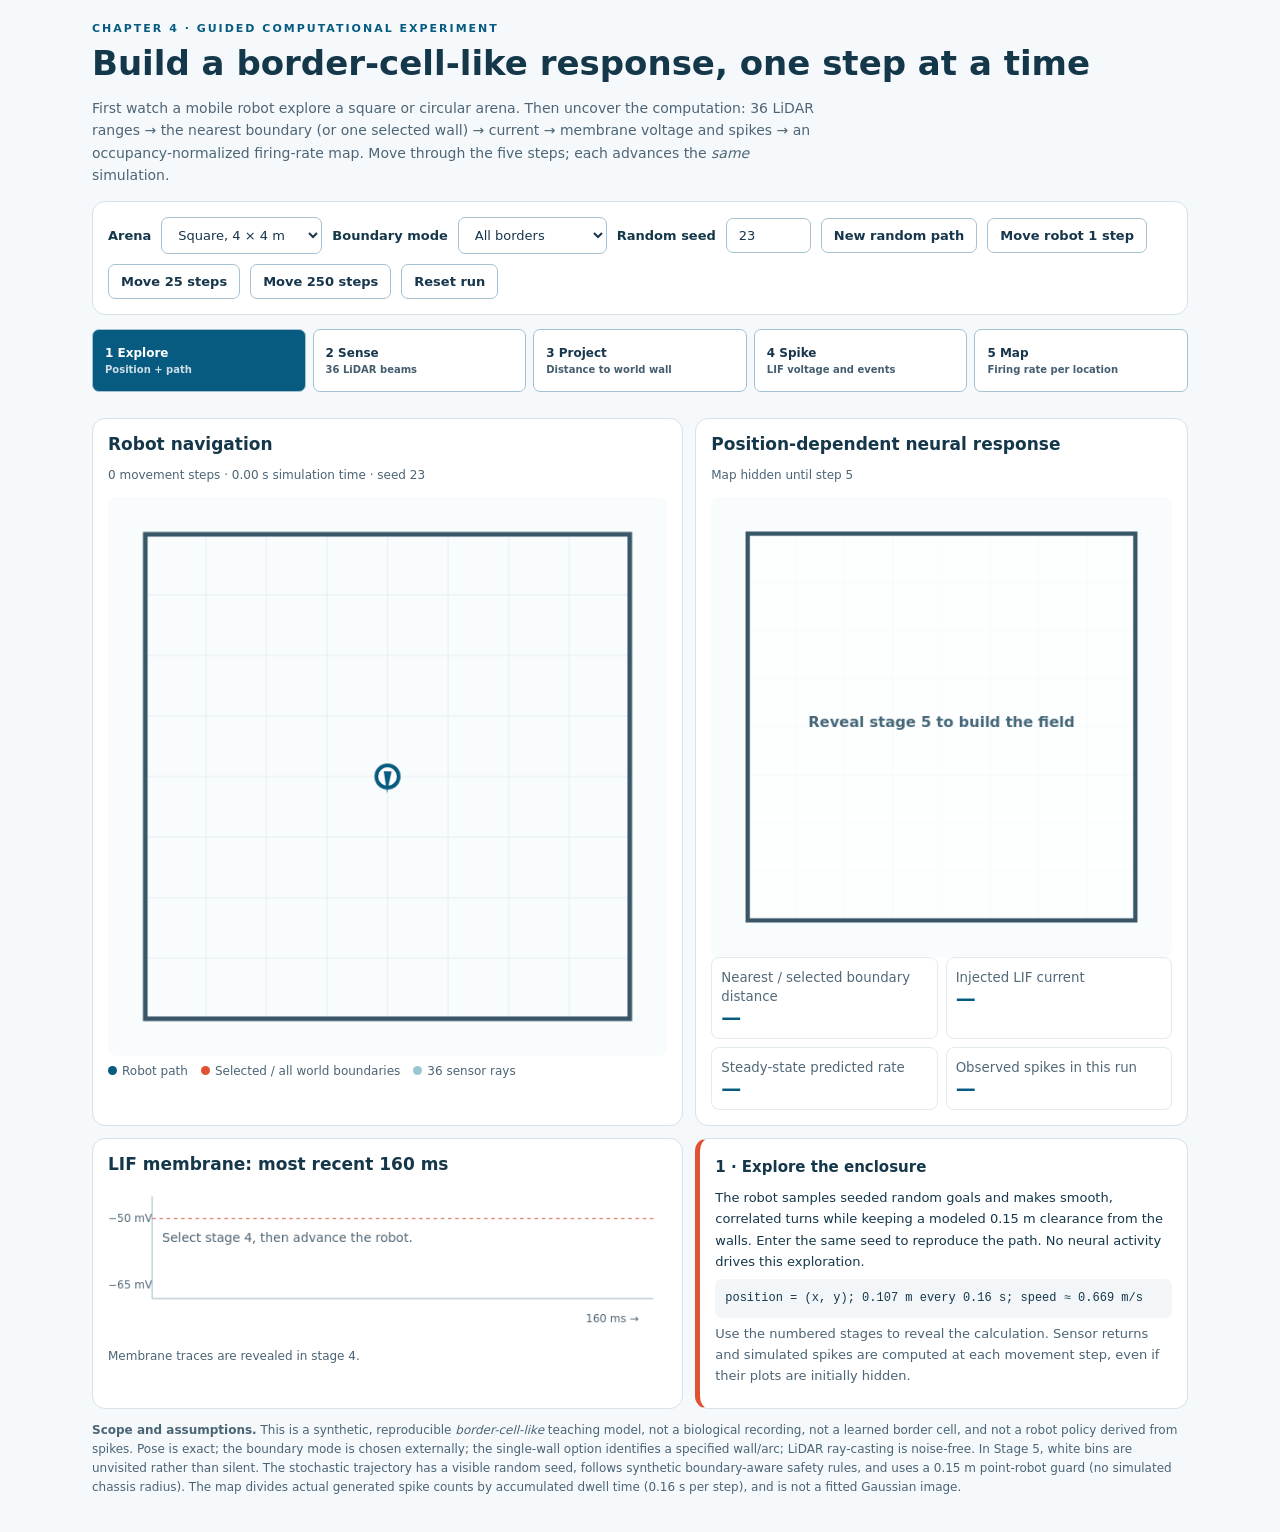
<file: assets/border-cell-guided.html>
<!doctype html>
<html lang="en"><head><meta charset="utf-8"><meta name="viewport" content="width=device-width,initial-scale=1">
<title>Build a Border Cell, One Step at a Time</title>
<style>
:root{font-family:system-ui,-apple-system,"Segoe UI",sans-serif;color:#15374a;background:#f5f9fc;--navy:#17364c;--blue:#075b80;--orange:#e05232}
*{box-sizing:border-box}body{margin:0}main{max-width:1140px;margin:auto;padding:22px}h1{font-size:clamp(23px,3vw,34px);margin:8px 0}h2{font-size:17px;margin:0 0 6px}.sub{color:#4e6575;max-width:82ch;line-height:1.6;font-size:14px}.badge{font-size:11px;text-transform:uppercase;letter-spacing:2px;font-weight:800;color:var(--blue)}
.controls,.card,.explain{border-radius:13px;background:white;border:1px solid #d6e1e8;padding:15px;margin-top:12px}.controls{display:flex;gap:10px;align-items:center;flex-wrap:wrap}.controls [hidden]{display:none!important}.controls label{font-weight:650;font-size:13px}.controls select{min-width:115px}button,select,input{padding:9px 12px;border:1px solid #a5c1d2;border-radius:7px;color:var(--navy);background:white;font:inherit;font-size:13px}#seed{width:85px}button{cursor:pointer;font-weight:650}button:hover{background:#eaf3f7}button:focus-visible,select:focus-visible{outline:3px solid #d38f52;outline-offset:2px}.primary{background:var(--blue);color:white}.grid{display:grid;grid-template-columns:minmax(0,1.2fr) minmax(290px,1fr);gap:12px}.steps{display:grid;grid-template-columns:repeat(5,minmax(0,1fr));gap:7px;margin:14px 0}.steps button{min-height:63px;text-align:left;font-size:12px}.steps button[aria-current="step"]{background:var(--blue);color:white}.steps small{display:block;opacity:.8;margin-top:4px}.arena{display:block;width:100%;aspect-ratio:1;background:#fbfdff;border-radius:8px}.trace{display:block;width:100%;height:155px}.metric{display:grid;grid-template-columns:repeat(2,minmax(0,1fr));gap:8px}.metric div{border:1px solid #e2ebef;border-radius:8px;padding:9px}.metric strong{display:block;font-size:20px;color:var(--blue);font-variant-numeric:tabular-nums}.metric small{color:#526979}.explain{border-left:5px solid var(--orange);line-height:1.65}.explain strong{font-size:15px}.explain p{font-size:13px;margin:6px 0}.equation{font-family:ui-monospace,SFMono-Regular,monospace;font-size:12px;overflow-wrap:anywhere;background:#f2f6f9;padding:10px;border-radius:7px}canvas{touch-action:manipulation}.note{font-size:12px;color:#4b6475;line-height:1.6}.legend{font-size:12px;color:#4b6475;display:flex;gap:13px;flex-wrap:wrap;margin-top:8px}.legend span:before{content:"";display:inline-block;width:9px;height:9px;background:var(--blue);border-radius:99px;margin-right:5px}.legend span:nth-child(2):before{background:var(--orange)}.legend span:nth-child(3):before{background:#9ac5d5}@media(max-width:780px){.grid{grid-template-columns:1fr}.steps{grid-template-columns:repeat(2,1fr)}main{padding:11px}.metric strong{font-size:17px}}
</style></head><body><main>
<div class="badge">Chapter 4 · Guided computational experiment</div>
<h1>Build a border-cell-like response, one step at a time</h1>
<p class="sub">First watch a mobile robot explore a square or circular arena. Then uncover the computation: 36 LiDAR ranges → the nearest boundary (or one selected wall) → current → membrane voltage and spikes → an occupancy-normalized firing-rate map. Move through the five steps; each advances the <em>same</em> simulation.</p>
<div class="controls"><label for="shape">Arena</label><select id="shape"><option value="square">Square, 4 × 4 m</option><option value="circle">Circle, radius 2 m</option></select><label for="mode">Boundary mode</label><select id="mode"><option value="all">All borders</option><option value="single">Single wall / arc</option></select><span id="wallPicker" hidden><label for="wall">Target boundary</label> <select id="wall"><option value="north">North</option><option value="east">East</option><option value="south">South</option><option value="west">West</option></select></span><label for="seed">Random seed</label><input id="seed" type="number" min="1" max="999999" step="1" value="23"/><button id="newPath">New random path</button><button id="advance">Move robot 1 step</button><button id="explore">Move 25 steps</button><button id="longExplore">Move 250 steps</button><button id="reset">Reset run</button></div>
<nav class="steps" aria-label="Build the model in five steps">
<button data-stage="1" aria-current="step"><b>1 Explore</b><small>Position + path</small></button>
<button data-stage="2"><b>2 Sense</b><small>36 LiDAR beams</small></button>
<button data-stage="3"><b>3 Project</b><small>Distance to world wall</small></button>
<button data-stage="4"><b>4 Spike</b><small>LIF voltage and events</small></button>
<button data-stage="5"><b>5 Map</b><small>Firing rate per location</small></button></nav>
<div class="grid">
<section class="card"><h2>Robot navigation</h2><p class="note" id="status" aria-live="polite"></p><canvas class="arena" id="arena" width="600" height="600" role="img" aria-label="Overhead robot trajectory with progressively revealed rays and selected boundary"></canvas><div class="legend"><span>Robot path</span><span>Selected / all world boundaries</span><span>36 sensor rays</span></div></section>
<section class="card"><h2>Position-dependent neural response</h2><p class="note" id="mapStatus"></p><canvas class="arena" id="map" width="500" height="500" role="img" aria-label="Observed occupancy-normalized LIF firing rates"></canvas><div class="metric">
<div><small>Nearest / selected boundary distance</small><strong id="d">—</strong></div><div><small>Injected LIF current</small><strong id="i">—</strong></div>
<div><small>Steady-state predicted rate</small><strong id="hz">—</strong></div><div><small>Observed spikes in this run</small><strong id="spikes">—</strong></div></div></section>
</div>
<div class="grid">
<section class="card"><h2>LIF membrane: most recent 160 ms</h2><canvas id="voltage" width="620" height="170" class="trace" role="img" aria-label="Numerical LIF voltage traces and spike events"></canvas><p class="note" id="traceStatus"></p></section>
<section class="explain"><strong id="exTitle">1 · Explore the enclosure</strong><p id="exBody">Advance the robot. Its location and heading define the sensor pose; no neural field has been computed yet.</p><div class="equation" id="exFormula">position = (x, y), heading = θ</div><p class="note">Use the numbered stages to reveal the calculation. Sensor returns and simulated spikes are computed at each movement step, even if their plots are initially hidden.</p></section>
</div>
<p class="note"><b>Scope and assumptions.</b> This is a synthetic, reproducible <em>border-cell-like</em> teaching model, not a biological recording, not a learned border cell, and not a robot policy derived from spikes. Pose is exact; the boundary mode is chosen externally; the single-wall option identifies a specified wall/arc; LiDAR ray-casting is noise-free. In Stage 5, white bins are unvisited rather than silent. The stochastic trajectory has a visible random seed, follows synthetic boundary-aware safety rules, and uses a 0.15 m point-robot guard (no simulated chassis radius). The map divides actual generated spike counts by accumulated dwell time (0.16 s per step), and is not a fitted Gaussian image.</p>
</main><script src="border-cell-model.js"></script><script>
(()=>{
'use strict';const M=window.BorderCellModel, get=id=>document.getElementById(id),A=get('arena'),C=A.getContext('2d'),H=get('map'),Q=H.getContext('2d'),V=get('voltage'),T=V.getContext('2d');
const N=25,DT=.16;let s;
const desc=[
['1 · Explore the enclosure','The robot samples seeded random goals and makes smooth, correlated turns while keeping a modeled 0.15 m clearance from the walls. Enter the same seed to reproduce the path. No neural activity drives this exploration.','position = (x, y); 0.107 m every 0.16 s; speed ≈ 0.669 m/s'],
['2 · Sense the walls','A 360° LiDAR takes 36 measurements spaced at 10°. Every beam is body-relative: its direction rotates when the robot turns.','αₖ = (k − 18) × 10°; k = 0,…,35'],
['3 · Estimate enclosing boundary distance','Use the robot pose to project valid LiDAR returns into the world frame. In all-border mode, take the estimated distance to the nearest enclosing wall or full circular perimeter; single mode isolates one wall/arc.','pʷₖ = (x,y) + dₖ (cos(θ+αₖ), sin(θ+αₖ))'],
['4 · Generate LIF spikes','The chosen boundary distance drives a leaky integrate-and-fire neuron. Nearer boundaries yield larger current; the neuron integrates voltage, fires at −50 mV, resets to −65 mV, and remains refractory for 2 ms.','I = 100 + 180 exp[−d²/(2 × 0.55²)] pA'],
['5 · Assemble the firing map','For each visited spatial bin, add emitted spikes and dwell time. Rate is their ratio in Hz, so repeated passes refine the estimate. The firing field is a readout, not synaptic learning.','observed rate(bin) = Σ spikes(bin) / Σ seconds(bin)']];
function init(){const shape=get('shape').value,wall=get('wall').value,mode=get('mode').value;get('wallPicker').hidden=mode!=='single';const seed=Math.max(1,Math.min(999999,Math.trunc(Number(get('seed').value)||23)));get('seed').value=String(seed);const explorer=M.createExplorer(shape,seed);s={shape,wall,mode,seed,explorer,step:0,p:{x:explorer.x,y:explorer.y,heading:explorer.heading},path:[[explorer.x,explorer.y]],neuron:M.newLIF(),counts:new Float64Array(N*N),occ:new Float64Array(N*N),total:0,lastSpikes:0,trace:[],scan:[],distance:NaN,current:0,stage:1};scan();stage(1)}
function scan(){s.scan=M.scan(s.shape,s.p.x,s.p.y,s.p.heading);s.distance=M.estimateBoundaryDistance(s.shape,s.mode,s.wall,s.p.x,s.p.y,s.scan);s.current=M.wallCurrent(s.distance)}
function move(){s.p=M.exploreStep(s.explorer);const p=s.p;s.path.push([p.x,p.y]);scan();s.trace=[];const cnt=Number.isFinite(s.distance)?M.stepLIF(s.neuron,s.current,DT,.001,(v,fired,time)=>s.trace.push({v,fired,time})):0;s.lastSpikes=cnt;s.total+=cnt;s.step++;if(Number.isFinite(s.distance)){const ix=Math.max(0,Math.min(N-1,Math.floor((p.x+2)/4*N))),iy=Math.max(0,Math.min(N-1,Math.floor((2-p.y)/4*N))),j=iy*N+ix;s.occ[j]+=DT;s.counts[j]+=cnt;}}
function stage(n){s.stage=n;document.querySelectorAll('[data-stage]').forEach(b=>{if(+b.dataset.stage===n)b.setAttribute('aria-current','step');else b.removeAttribute('aria-current')});get('exTitle').textContent=desc[n-1][0];get('exBody').textContent=desc[n-1][1];get('exFormula').textContent=desc[n-1][2];render();}
const box=(cv,x,y,pad)=>[pad+(x+2)/4*(cv.width-2*pad),pad+(2-y)/4*(cv.height-2*pad)];
function bg(ctx,cv){ctx.fillStyle='#f9fcfd';ctx.fillRect(0,0,cv.width,cv.height);ctx.lineWidth=1;ctx.strokeStyle='#e4edf1';for(let j=0;j<=8;j++){const z=40+j*(cv.width-80)/8;ctx.beginPath();ctx.moveTo(z,40);ctx.lineTo(z,cv.height-40);ctx.moveTo(40,z);ctx.lineTo(cv.width-40,z);ctx.stroke()}}
function border(ctx,cv){const k=40,r=(cv.width-80)/2;ctx.beginPath();ctx.lineWidth=5;ctx.strokeStyle='#395669';if(s.shape==='square')ctx.rect(k,k,2*r,2*r);else ctx.arc(cv.width/2,cv.height/2,r,0,7);ctx.stroke();if(s.stage<3)return;ctx.beginPath();ctx.lineWidth=11;ctx.strokeStyle='#e05232';ctx.lineCap='round';const w=s.mode==='all'?'all':s.wall;if(w==='all'){if(s.shape==='square')ctx.rect(k,k,2*r,2*r);else ctx.arc(cv.width/2,cv.height/2,r,0,Math.PI*2)}else if(s.shape==='square'){if(w==='north'){ctx.moveTo(k,k);ctx.lineTo(cv.width-k,k)}if(w==='south'){ctx.moveTo(k,cv.height-k);ctx.lineTo(cv.width-k,cv.height-k)}if(w==='west'){ctx.moveTo(k,k);ctx.lineTo(k,cv.height-k)}if(w==='east'){ctx.moveTo(cv.width-k,k);ctx.lineTo(cv.width-k,cv.height-k)}}else{const z=M.WALL_ANGLES[w];ctx.arc(cv.width/2,cv.height/2,r,-z-Math.PI/4,-z+Math.PI/4)}ctx.stroke();ctx.lineCap='butt'}
function drawArena(){bg(C,A);if(s.stage>=2){for(const ray of s.scan){if(!ray.valid)continue;const a=box(A,s.p.x,s.p.y,40),b=box(A,ray.wx,ray.wy,40);C.strokeStyle='rgba(70,142,170,.3)';C.lineWidth=1.5;C.beginPath();C.moveTo(...a);C.lineTo(...b);C.stroke()}}border(C,A);C.lineWidth=3;C.strokeStyle='#075b80';C.beginPath();s.path.forEach(([x,y],j)=>{const q=box(A,x,y,40);if(j)C.lineTo(...q);else C.moveTo(...q)});C.stroke();const [x,y]=box(A,s.p.x,s.p.y,40);C.beginPath();C.arc(x,y,12,0,7);C.fillStyle='white';C.fill();C.lineWidth=4;C.strokeStyle='#075b80';C.stroke();C.beginPath();C.moveTo(x+18*Math.cos(s.p.heading),y-18*Math.sin(s.p.heading));C.lineTo(x+7*Math.cos(s.p.heading+2.5),y-7*Math.sin(s.p.heading+2.5));C.lineTo(x+7*Math.cos(s.p.heading-2.5),y-7*Math.sin(s.p.heading-2.5));C.closePath();C.fillStyle='#075b80';C.fill();get('status').textContent=s.step+' movement steps · '+(s.step*DT).toFixed(2)+' s simulation time · seed '+s.seed;}
function color(rate){const t=Math.max(0,Math.min(1,rate/65));return 'rgb('+Math.round(250-100*t)+','+Math.round(240-201*t)+','+Math.round(231-166*t)+')'}
function map(){bg(Q,H);if(s.stage===5){const size=(H.width-80)/N;for(let y=0;y<N;y++)for(let x=0;x<N;x++){const wx=-2+(x+.5)*4/N,wy=2-(y+.5)*4/N;if(!M.inside(wx,wy,s.shape))continue;const j=y*N+x;Q.fillStyle=s.occ[j]>0?color(s.counts[j]/s.occ[j]):'#fff';Q.fillRect(40+x*size+.35,40+y*size+.35,size-.7,size-.7)}}border(Q,H);get('mapStatus').textContent=s.stage===5?'Observed rates (Hz); white = no visits':'Map hidden until step 5';if(s.stage<5){Q.fillStyle='rgba(255,255,255,.75)';Q.fillRect(42,42,H.width-84,H.height-84);Q.font='bold 16px system-ui';Q.fillStyle='#456779';Q.textAlign='center';Q.fillText('Reveal stage 5 to build the field',H.width/2,H.height/2);Q.textAlign='left'}}
function trace(){T.fillStyle='#fff';T.fillRect(0,0,V.width,V.height);const left=49,right=V.width-15,top=18,bottom=130;T.strokeStyle='#97b1c0';T.beginPath();T.moveTo(left,top);T.lineTo(left,bottom);T.lineTo(right,bottom);T.stroke();const yy=v=>bottom-(v+.068)/.023*(bottom-top);T.setLineDash([4,4]);T.strokeStyle='#d14b35';T.beginPath();T.moveTo(left,yy(-.05));T.lineTo(right,yy(-.05));T.stroke();T.setLineDash([]);T.font='12px system-ui';T.fillStyle='#506675';T.fillText('−50 mV',0,yy(-.05)+4);T.fillText('−65 mV',0,yy(-.065)+4);T.fillText('160 ms →',right-75,156);if(s.stage>=4&&s.trace.length){T.strokeStyle='#075b80';T.lineWidth=2;T.beginPath();s.trace.forEach((v,j)=>{const x=left+v.time/.16*(right-left),y=yy(v.v);if(j)T.lineTo(x,y);else T.moveTo(x,y);if(v.fired){T.stroke();T.fillStyle='#e05232';T.fillRect(x-1,yy(-.05)-14,2,13);T.beginPath();T.moveTo(x,y)}});T.stroke()}else{T.fillStyle='#506675';T.font='14px system-ui';T.fillText('Select stage 4, then advance the robot.',60,68)}get('traceStatus').textContent=s.stage>=4?s.lastSpikes+' spikes in the last 160 ms; numerical voltage integration at 1 ms resolution.':'Membrane traces are revealed in stage 4.'}
function render(){drawArena();map();trace();get('d').textContent=s.stage>=3&&Number.isFinite(s.distance)?s.distance.toFixed(2)+' m':'—';get('i').textContent=s.stage>=4?(s.current*1e12).toFixed(1)+' pA':'—';get('hz').textContent=s.stage>=4?M.lifRate(s.current).toFixed(1)+' Hz':'—';get('spikes').textContent=s.stage>=4?String(s.total):'—'}
get('advance').addEventListener('click',()=>{move();render()});get('explore').addEventListener('click',()=>{for(let j=0;j<25;j++)move();render()});get('longExplore').addEventListener('click',()=>{for(let j=0;j<250;j++)move();render()});get('reset').addEventListener('click',init);get('shape').addEventListener('change',init);get('mode').addEventListener('change',init);get('wall').addEventListener('change',init);get('seed').addEventListener('change',init);get('newPath').addEventListener('click',()=>{get('seed').value=String(+get('seed').value>=999999?1:(+get('seed').value||23)+1);init()});document.querySelectorAll('[data-stage]').forEach(b=>b.addEventListener('click',()=>stage(+b.dataset.stage)));init();
})();
</script></body></html>
</file>
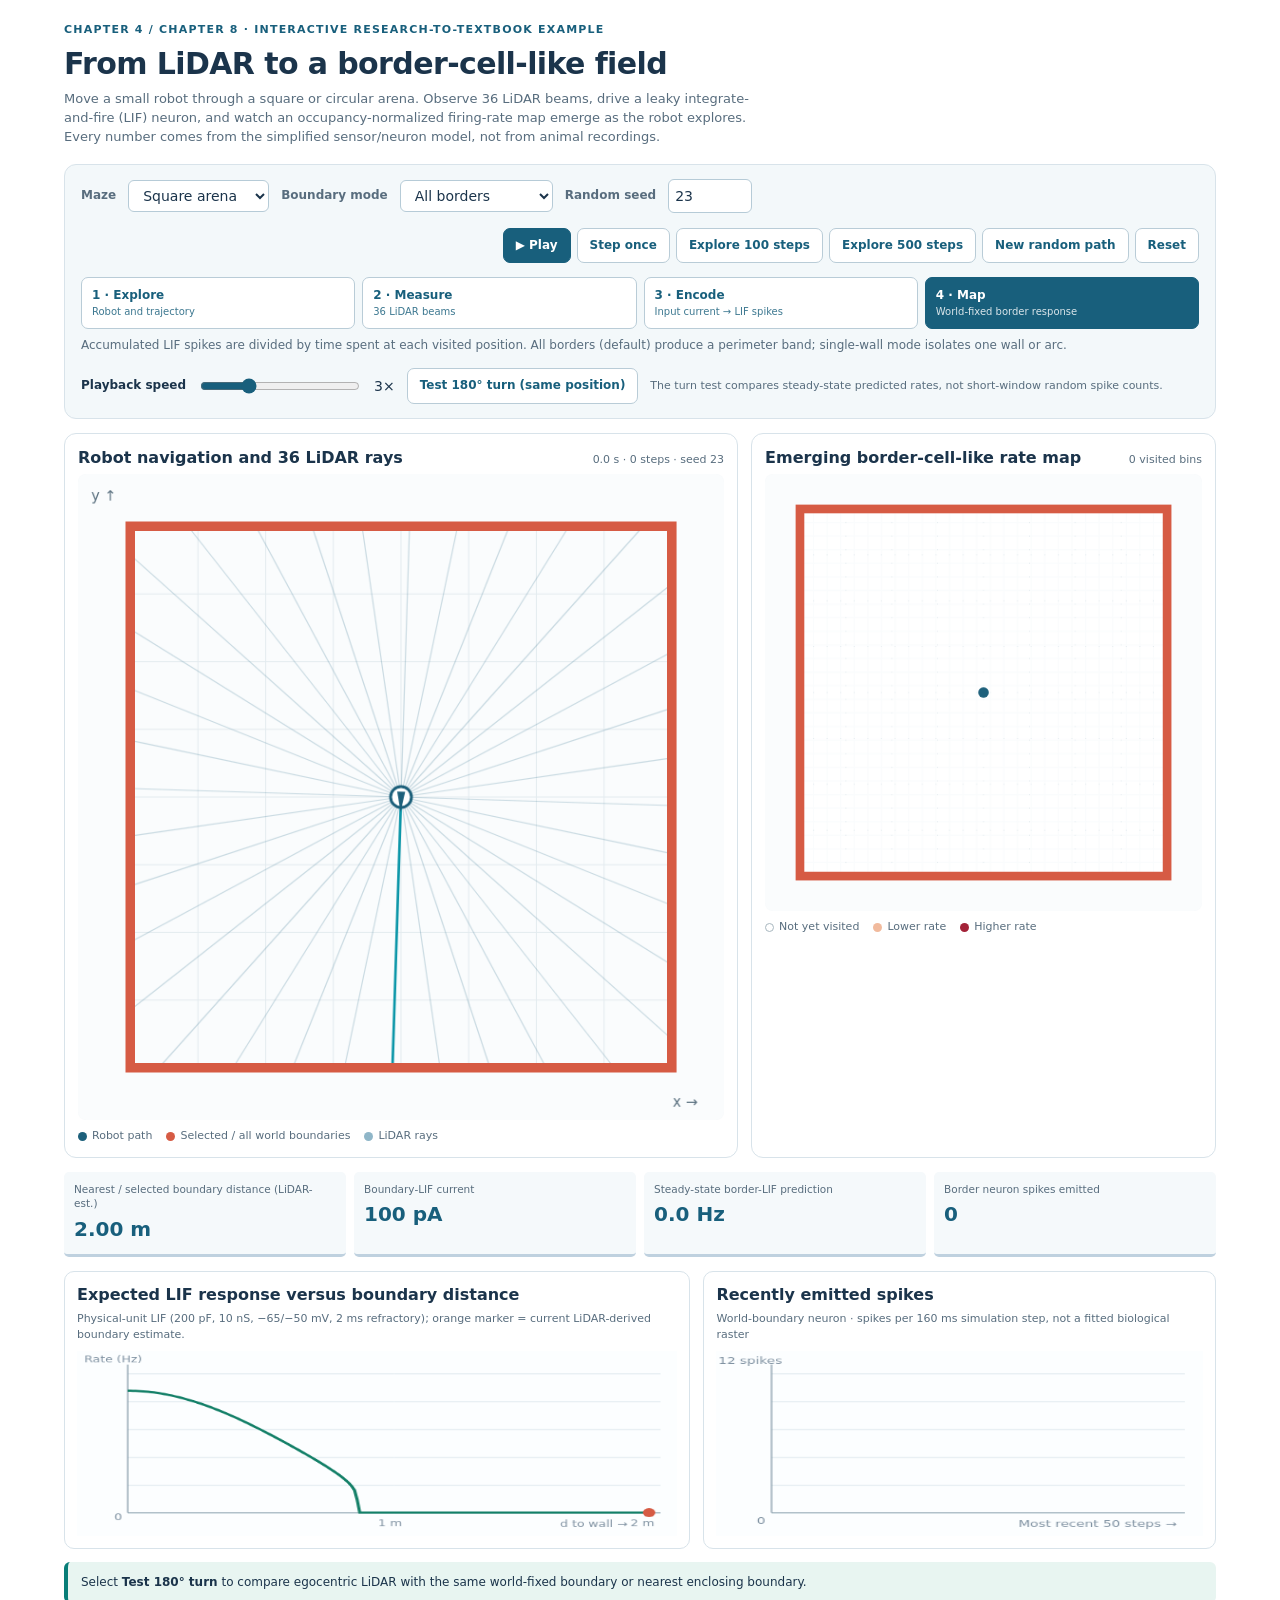
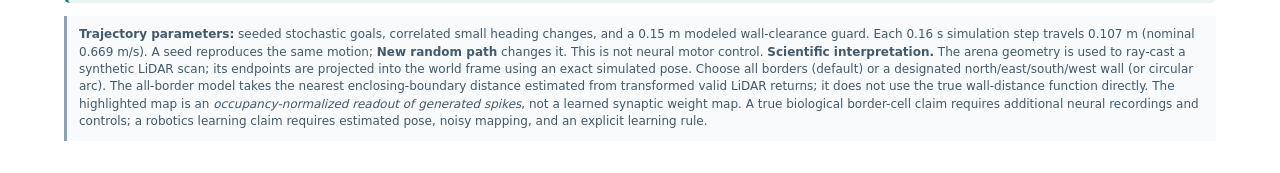
<file: assets/border-cell-maze.html>
<!doctype html>
<html lang="en">
<head>
<meta charset="utf-8">
<meta name="viewport" content="width=device-width,initial-scale=1">
<meta name="theme-color" content="#f7fafc">
<title>From LiDAR to a Border-Cell-Like Firing Field | Interactive Laboratory</title>
<style>
:root{color-scheme:light;--ink:#1b344b;--muted:#586d7e;--blue:#185f7c;--line:#d8e3ea;--panel:#f3f8fa;--warm:#d65b44;--teal:#087e78;--green:#147453}
*{box-sizing:border-box}body{margin:0;background:#fff;color:var(--ink);font:14px/1.45 system-ui,-apple-system,BlinkMacSystemFont,"Segoe UI",sans-serif}
main{margin:auto;max-width:1190px;padding:22px 19px 32px}
h1{font-size:clamp(21px,3vw,30px);line-height:1.17;margin:5px 0 9px;letter-spacing:-.02em}
h2{font-size:16px;line-height:1.35;margin:0 0 6px}h3{font-size:12px;margin:0 0 3px}
p{margin:0 0 8px}.eyebrow{font-weight:750;color:var(--blue);text-transform:uppercase;letter-spacing:.11em;font-size:11px}.lead{font-size:13px;color:var(--muted);max-width:85ch;margin-bottom:17px}
.toolbar{background:var(--panel);border:1px solid var(--line);border-radius:12px;padding:14px 16px;margin-bottom:14px}
.toolbar-top{display:flex;align-items:center;gap:15px 25px;flex-wrap:wrap}.fields{display:flex;flex-wrap:wrap;align-items:center;gap:12px}
.fields [hidden]{display:none!important}.fields label,.range-label{font-size:12px;font-weight:700;color:var(--muted)}
select,button,input{font:inherit}#seed{width:84px;border:1px solid #b6cbd7;border-radius:6px;padding:6px;color:var(--ink)}select{border:1px solid #b6cbd7;border-radius:6px;padding:6px 10px;min-width:116px;background:#fff;color:var(--ink)}
button{border:1px solid #b9ccd7;background:#fff;color:var(--blue);font-size:12px;border-radius:7px;padding:8px 12px;font-weight:650;cursor:pointer}
button:focus-visible,select:focus-visible,input:focus-visible{outline:3px solid #e1a16b;outline-offset:2px}
button:hover{background:#e8f2f7}button[aria-pressed=true],button.active{background:var(--blue);border-color:var(--blue);color:#fff}button.primary{background:var(--blue);color:#fff;border-color:var(--blue)}
button[disabled]{opacity:.5;cursor:default}.action-set{display:flex;gap:6px;flex-wrap:wrap;margin-left:auto}.step-grid{display:grid;grid-template-columns:repeat(4,minmax(0,1fr));gap:7px;margin:14px 0 8px}.step-grid button{font-size:12px;text-align:left;padding:9px 10px}
.step-grid button span{display:block;font-size:10px;font-weight:450;opacity:.84}
.speed-row{display:flex;gap:12px;align-items:center;flex-wrap:wrap;margin:12px 0 0}.speed-row label{font-weight:650;font-size:12px}.speed-row input{max-width:160px;width:100%;accent-color:var(--blue)}
.caption-line{font-size:12px;min-height:19px;color:var(--muted)}
.visuals{display:grid;grid-template-columns:minmax(0,1.45fr) minmax(280px,1fr);gap:13px}
.card{border:1px solid var(--line);border-radius:12px;padding:13px;min-width:0;background:#fff}.head-row{display:flex;justify-content:space-between;align-items:baseline;gap:8px;flex-wrap:wrap}
.minor{font-size:11px;color:var(--muted)}canvas{width:100%;height:auto;display:block}canvas.square{aspect-ratio:1;border-radius:8px;background:#f8fafc}.map-empty{color:var(--muted)}
.legend{display:flex;flex-wrap:wrap;gap:14px;margin-top:8px;font-size:11px;color:var(--muted)}.dot{display:inline-block;height:9px;width:9px;border-radius:100%;margin-right:5px;vertical-align:middle}
.metrics{display:grid;grid-template-columns:repeat(4,minmax(0,1fr));gap:8px;margin:14px 0}
.metric{background:#f5f9fb;border-bottom:3px solid #bfd1df;border-radius:5px;padding:10px;min-width:0}.metric small{display:block;color:var(--muted);font-size:10.5px;line-height:1.35}.metric strong{display:block;color:var(--blue);font-size:20px;font-variant-numeric:tabular-nums;margin-top:4px}
.subplots{display:grid;grid-template-columns:1.1fr .9fr;gap:13px}.plot-card{border:1px solid var(--line);border-radius:10px;padding:12px;min-width:0}.plot-card canvas{max-height:185px}
#rotationOutput{background:#e8f5f1;border-left:4px solid var(--teal);border-radius:6px;padding:11px 13px;margin-top:13px;min-height:40px;font-size:12px;line-height:1.6}
.note{background:#f8fafb;border-left:3px solid #86a3b7;padding:10px 12px;margin-top:13px;font-size:12px;color:#405a6e}.kbd{font-family:ui-monospace,monospace;background:#e7eff3;border-radius:4px;padding:1px 5px}
@media(max-width:850px){.visuals{grid-template-columns:1fr}.action-set{margin-left:0}.metrics{grid-template-columns:repeat(2,minmax(0,1fr))}}
@media(max-width:550px){main{padding:13px}.step-grid{grid-template-columns:repeat(2,minmax(0,1fr))}.subplots{grid-template-columns:1fr}.card{padding:10px}.metric strong{font-size:18px}}
@media(prefers-reduced-motion:reduce){*{scroll-behavior:auto!important;animation:none!important}}
</style>
</head>
<body>
<main>
<p class="eyebrow">Chapter 4 / Chapter 8 · Interactive research-to-textbook example</p>
<h1>From LiDAR to a border-cell-like field</h1>
<p class="lead">Move a small robot through a square or circular arena. Observe 36 LiDAR beams, drive a leaky integrate-and-fire (LIF) neuron, and watch an occupancy-normalized firing-rate map emerge as the robot explores. Every number comes from the simplified sensor/neuron model, not from animal recordings.</p>
<section class="toolbar" aria-label="Simulation controls">
 <div class="toolbar-top">
  <div class="fields">
   <label for="arena">Maze</label><select id="arena"><option value="square">Square arena</option><option value="circle">Circular arena</option></select>
   <label for="mode">Boundary mode</label><select id="mode"><option value="all">All borders</option><option value="single">Single wall / arc</option></select>
   <span id="wallPicker" hidden><label for="wall">Selected boundary</label> <select id="wall"><option value="north">North wall / arc</option><option value="east">East wall / arc</option><option value="south">South wall / arc</option><option value="west">West wall / arc</option></select></span>
   <label for="seed">Random seed</label><input id="seed" type="number" min="1" max="999999" step="1" value="23"/>
  </div>
  <div class="action-set"><button id="play" class="primary">▶ Play</button><button id="step">Step once</button><button id="batch">Explore 100 steps</button><button id="longBatch">Explore 500 steps</button><button id="newPath">New random path</button><button id="reset">Reset</button></div>
 </div>
 <div class="step-grid" role="group" aria-label="Reveal the processing stages">
  <button data-stage="1">1 · Explore<span>Robot and trajectory</span></button>
  <button data-stage="2">2 · Measure<span>36 LiDAR beams</span></button>
  <button data-stage="3">3 · Encode<span>Input current → LIF spikes</span></button>
  <button data-stage="4" aria-pressed="true">4 · Map<span>World-fixed border response</span></button>
 </div>
 <p id="stageDescription" class="caption-line" aria-live="polite"></p>
 <div class="speed-row"><label for="speed">Playback speed</label><input id="speed" type="range" min="1" max="8" step="1" value="3"/><output id="speedValue" for="speed">3×</output><button id="rotate">Test 180° turn (same position)</button><span class="minor">The turn test compares steady-state predicted rates, not short-window random spike counts.</span></div>
</section>
<div class="visuals">
 <section class="card">
  <div class="head-row"><h2>Robot navigation and 36 LiDAR rays</h2><span class="minor" id="timeText">0.0 s · 0 visits</span></div>
  <canvas id="mazeCanvas" class="square" width="680" height="680" role="img" aria-label="Animated overhead view of a robot exploring an enclosure with range beams and a highlighted selected wall or full perimeter"></canvas>
  <div class="legend"><span><span class="dot" style="background:#1d607b"></span>Robot path</span><span><span class="dot" style="background:#d65b44"></span>Selected / all world boundaries</span><span><span class="dot" style="background:#8fb6c8"></span>LiDAR rays</span></div>
 </section>
 <section class="card">
  <div class="head-row"><h2>Emerging border-cell-like rate map</h2><span class="minor" id="visitedText">0 occupied bins</span></div>
  <canvas id="mapCanvas" class="square" width="500" height="500" role="img" aria-label="Occupancy-normalized map of generated LIF spikes by the robot's world coordinates"></canvas>
  <div class="legend"><span><span class="dot" style="background:#ffffff;border:1px solid #a8b7bf"></span>Not yet visited</span><span><span class="dot" style="background:#f1ba9d"></span>Lower rate</span><span><span class="dot" style="background:#a32238"></span>Higher rate</span></div>
 </section>
</div>
<div class="metrics" aria-live="polite">
 <div class="metric"><small>Nearest / selected boundary distance (LiDAR-est.)</small><strong id="distanceMetric">—</strong></div>
 <div class="metric"><small>Boundary-LIF current</small><strong id="currentMetric">—</strong></div>
 <div class="metric"><small>Steady-state border-LIF prediction</small><strong id="rateMetric">—</strong></div>
 <div class="metric"><small>Border neuron spikes emitted</small><strong id="spikeMetric">0</strong></div>
</div>
<div class="subplots">
 <section class="plot-card"><h2>Expected LIF response versus boundary distance</h2><p class="minor">Physical-unit LIF (200 pF, 10 nS, −65/−50 mV, 2 ms refractory); orange marker = current LiDAR-derived boundary estimate.</p><canvas id="curveCanvas" width="580" height="245" role="img" aria-label="LIF firing rate decays with increasing distance to the selected wall"></canvas></section>
 <section class="plot-card"><h2>Recently emitted spikes</h2><p class="minor">World-boundary neuron · spikes per 160 ms simulation step, not a fitted biological raster</p><canvas id="spikeCanvas" width="430" height="245" role="img" aria-label="Recent spike-count history over a moving exploration window"></canvas></section>
</div>
<div id="rotationOutput" role="status" aria-live="polite">Select <strong>Test 180° turn</strong> to compare a body-facing LiDAR channel with a world-anchored border response at the <em>same position</em>.</div>
<div class="note"><strong>Trajectory parameters:</strong> seeded stochastic goals, correlated small heading changes, and a 0.15 m modeled wall-clearance guard. Each 0.16 s simulation step travels 0.107 m (nominal 0.669 m/s). A seed reproduces the same motion; <strong>New random path</strong> changes it. This is not neural motor control. <strong>Scientific interpretation.</strong> The arena geometry is used to ray-cast a synthetic LiDAR scan; its endpoints are projected into the world frame using an exact simulated pose. Choose all borders (default) or a designated north/east/south/west wall (or circular arc). The all-border model takes the nearest enclosing-boundary distance estimated from transformed valid LiDAR returns; it does not use the true wall-distance function directly. The highlighted map is an <em>occupancy-normalized readout of generated spikes</em>, not a learned synaptic weight map. A true biological border-cell claim requires additional neural recordings and controls; a robotics learning claim requires estimated pose, noisy mapping, and an explicit learning rule.</div>
</main>
<script src="border-cell-model.js"></script>
<script>
(function(){
'use strict';
const M=window.BorderCellModel;
if(!M){document.getElementById('rotationOutput').textContent='Model script unavailable';return;}
const byId=id=>document.getElementById(id);
const cv=byId('mazeCanvas'),heat=byId('mapCanvas'),curve=byId('curveCanvas'),raster=byId('spikeCanvas');
const ctx=cv.getContext('2d'),hctx=heat.getContext('2d'),cctx=curve.getContext('2d'),sctx=raster.getContext('2d');
const color={ink:'#213b51',blue:'#1d607b',muted:'#8193a3',ray:'#9ac1d0',selected:'#d65b44',green:'#148068',grid:'#e3ebef'};
const N=27,DT=.16;
let state;
const stages={1:'Observe exploration and the robot’s trajectory. The firing field is not visible yet.',
2:'Each LiDAR beam reports a range and heading. Rays rotate with the robot; measured endpoints are projected into world coordinates.',
3:'Valid measured distances become currents; each current drives a LIF membrane. A closer detected boundary usually produces more spikes.',
4:'Accumulated LIF spikes are divided by time spent at each visited position. All borders (default) produce a perimeter band; single-wall mode isolates one wall or arc.'};
function init(){
 const shape=byId('arena').value,wall=byId('wall').value,mode=byId('mode').value;
 byId('wallPicker').hidden=mode!=='single';
 const seed=Math.max(1,Math.min(999999,Math.trunc(Number(byId('seed').value)||23)));
 byId('seed').value=String(seed);
 const explorer=M.createExplorer(shape,seed);
 state={shape,wall,mode,seed,explorer,stage:4,playing:false,speed:+byId('speed').value,
 position:{x:explorer.x,y:explorer.y,heading:explorer.heading},
 path:[[explorer.x,explorer.y]],border:M.newLIF(),body:M.newLIF(),channels:Array.from({length:36},()=>M.newLIF()),
 occupancy:new Float32Array(N*N),spikeCounts:new Float32Array(N*N),
 t:0,steps:0,scan:[],borderDist:NaN,bodyDist:NaN,currentA:0,
 counts:0,recent:[],test:null,batchMode:false};
 calcScan();byId('rotationOutput').innerHTML='Select <strong>Test 180° turn</strong> to compare egocentric LiDAR with the same world-fixed boundary or nearest enclosing boundary.';
 setStage(4);update();
}
function calcScan(){
 const p=state.position;
 state.scan=M.scan(state.shape,p.x,p.y,p.heading);
 state.borderDist=M.estimateBoundaryDistance(state.shape,state.mode,state.wall,p.x,p.y,state.scan);
 state.bodyDist=state.scan[18].range;
 state.currentA=M.wallCurrent(state.borderDist);
}
function nextStep(){
 state.position=M.exploreStep(state.explorer);
 const p=state.position;
 // The explorer's safety guard is geometric, not a learned spike policy.
 if(!M.inside(p.x,p.y,state.shape,.15))throw Error('Unsafe explorer position');
 state.path.push([p.x,p.y]);if(state.path.length>2500)state.path.shift();
 calcScan();
 const observed=Number.isFinite(state.borderDist);
 let count=0;
 if(observed)count=M.stepLIF(state.border,state.currentA,DT);
 const bodyCurrent=M.sensorCurrent(state.bodyDist,Number.isFinite(state.bodyDist));
 M.stepLIF(state.body,bodyCurrent,DT);
 // Simulate all 36 egocentric sensory channels, with explicit validity.
 for(let k=0;k<36;k++)if(state.scan[k].valid)
   M.stepLIF(state.channels[k],M.sensorCurrent(state.scan[k].range,true),DT);
 const ix=M.clamp(Math.floor((p.x+M.R)/(2*M.R)*N),0,N-1);
 const iy=M.clamp(Math.floor((M.R-p.y)/(2*M.R)*N),0,N-1);
 if(observed){state.occupancy[iy*N+ix]+=DT;state.spikeCounts[iy*N+ix]+=count;}
 state.counts+=count;state.steps++;state.t+=DT;
 state.recent.push(count);if(state.recent.length>50)state.recent.shift();
 if(state.steps%2===0&&!state.batchMode)update();
}
function selectMode(){const isPlaying=state.playing;state.playing=false;byId('play').textContent='▶ Play';init();if(isPlaying)togglePlay();}
function togglePlay(){state.playing=!state.playing;byId('play').textContent=state.playing?'❚❚ Pause':'▶ Play';byId('play').setAttribute('aria-pressed',String(state.playing));}
function setStage(n){state.stage=n;for(const btn of document.querySelectorAll('[data-stage]'))btn.setAttribute('aria-pressed',String(+btn.dataset.stage===n));byId('stageDescription').textContent=stages[n];update();}
function xy(canvas,x,y,pad=48){const span=canvas.width-2*pad;return [pad+(x+M.R)/(2*M.R)*span,pad+(M.R-y)/(2*M.R)*span]}
function bg(g,canvas,steps=8,pad=48){g.clearRect(0,0,canvas.width,canvas.height);g.fillStyle='#fafcfd';g.fillRect(0,0,canvas.width,canvas.height);g.strokeStyle=color.grid;g.lineWidth=1;for(let i=0;i<=steps;i++){let z=pad+i*(canvas.width-2*pad)/steps;g.beginPath();g.moveTo(z,pad);g.lineTo(z,canvas.height-pad);g.moveTo(pad,z);g.lineTo(canvas.width-pad,z);g.stroke();}}
function boundary(g,canvas,shape,wall,highlight,pad){const [cx,cy]=xy(canvas,0,0,pad),r=(canvas.width-2*pad)/2;
 g.lineWidth=6;g.strokeStyle='#375266';g.beginPath();
 if(shape==='circle')g.arc(cx,cy,r,0,Math.PI*2);
 else g.rect(pad,pad,2*r,2*r);g.stroke();
 if(highlight){g.lineWidth=10;g.lineCap='round';g.strokeStyle=color.selected;g.beginPath();
 if(wall==='all'){
   if(shape==='circle')g.arc(cx,cy,r,0,Math.PI*2);
   else g.rect(pad,pad,2*r,2*r);
 }else if(shape==='circle'){
 const angle=M.WALL_ANGLES[wall];g.arc(cx,cy,r,-angle-Math.PI/4,-angle+Math.PI/4,false);
 }else{
 if(wall==='north'){g.moveTo(pad,pad);g.lineTo(canvas.width-pad,pad)}
 if(wall==='south'){g.moveTo(pad,canvas.height-pad);g.lineTo(canvas.width-pad,canvas.height-pad)}
 if(wall==='east'){g.moveTo(canvas.width-pad,pad);g.lineTo(canvas.width-pad,canvas.height-pad)}
 if(wall==='west'){g.moveTo(pad,pad);g.lineTo(pad,canvas.height-pad)}
 }g.stroke();g.lineCap='butt';}
}
function mazePlot(){const g=ctx,p=state.position,pad=55;bg(g,cv,8,pad);
 if(state.stage>=2){for(const ray of state.scan){if(!ray.valid)continue;const a=xy(cv,p.x,p.y,pad),b=xy(cv,ray.wx,ray.wy,pad);
 g.lineWidth=ray.sector===18?2.7:1.2;g.strokeStyle=ray.sector===18?'#0b96a8':'rgba(68,125,153,.27)';g.beginPath();g.moveTo(a[0],a[1]);g.lineTo(b[0],b[1]);g.stroke();
 if(state.stage>=3){g.fillStyle='rgba(29,124,134,.45)';g.beginPath();g.arc(b[0],b[1],1.5,0,7);g.fill();}}}
 boundary(g,cv,state.shape,state.mode==='all'?'all':state.wall,state.stage>=4,pad);
 g.strokeStyle=color.blue;g.lineWidth=2.3;g.lineCap='round';g.beginPath();state.path.forEach(([x,y],i)=>{const z=xy(cv,x,y,pad);if(i)g.lineTo(z[0],z[1]);else g.moveTo(z[0],z[1]);});g.stroke();
 const [u,v]=xy(cv,p.x,p.y,pad);g.fillStyle='#fff';g.strokeStyle=color.blue;g.lineWidth=3;g.beginPath();g.arc(u,v,11,0,7);g.fill();g.stroke();
 g.fillStyle=color.blue;g.beginPath();g.moveTo(u+16*Math.cos(p.heading),v-16*Math.sin(p.heading));g.lineTo(u+7*Math.cos(p.heading+2.5),v-7*Math.sin(p.heading+2.5));g.lineTo(u+7*Math.cos(p.heading-2.5),v-7*Math.sin(p.heading-2.5));g.closePath();g.fill();
 if(state.test){const z=xy(cv,state.test.x,state.test.y,pad);g.setLineDash([4,3]);g.strokeStyle=color.green;g.lineWidth=2;g.beginPath();g.arc(z[0],z[1],21,0,7);g.stroke();g.setLineDash([]);g.fillStyle=color.green;g.font='bold 16px system-ui';g.fillText('R',z[0]+25,z[1]-15);}
 g.font='15px system-ui';g.fillStyle='#5c7281';g.fillText('y ↑',14,28);g.fillText('x →',cv.width-54,cv.height-14);
}
function heatColor(rate){const t=M.clamp(rate/62,0,1);const stops=[[0,[244,241,237]],[0.35,[247,193,161]],[0.7,[222,104,91]],[1,[157,31,52]]];let l=stops[0],h=stops[stops.length-1];for(let i=1;i<stops.length;i++){if(stops[i][0]>=t){h=stops[i];l=stops[i-1];break;}}
 const w=(t-l[0])/(h[0]-l[0]);return 'rgb('+l[1].map((x,i)=>Math.round(x+(h[1][i]-x)*w)).join(',')+')';}
function drawMap(){const g=hctx,pad=40;bg(g,heat,8,pad);const span=heat.width-pad*2,s=span/N;let visited=0;
 if(state.stage>=4){for(let iy=0;iy<N;iy++)for(let ix=0;ix<N;ix++){
 const x=-M.R+(ix+.5)*2*M.R/N,y=M.R-(iy+.5)*2*M.R/N;
 if(!M.inside(x,y,state.shape))continue;
 const id=iy*N+ix,occ=state.occupancy[id];
 if(occ>.001){visited++;g.fillStyle=heatColor(state.spikeCounts[id]/occ);}
 else g.fillStyle='#fff';
 g.fillRect(pad+ix*s+.6,pad+iy*s+.6,s-1.2,s-1.2);
 }}
 boundary(g,heat,state.shape,state.mode==='all'?'all':state.wall,state.stage>=4,pad);
 const [u,v]=xy(heat,state.position.x,state.position.y,pad);g.fillStyle=color.blue;g.beginPath();g.arc(u,v,6,0,7);g.fill();
 byId('visitedText').textContent=visited+' visited bins';
 if(state.stage<4){g.fillStyle='rgba(255,255,255,.87)';g.fillRect(pad,pad,span,span);g.fillStyle=color.muted;g.font='bold 16px system-ui';g.textAlign='center';g.fillText('Reveal stage 4 to see the map',heat.width/2,heat.height/2);g.textAlign='left';}
}
function axes(g,width,height){g.clearRect(0,0,width,height);g.fillStyle='#fcfeff';g.fillRect(0,0,width,height);g.strokeStyle='#d7e3e9';g.lineWidth=1;for(let y=30;y<height-25;y+=37){g.beginPath();g.moveTo(49,y);g.lineTo(width-16,y);g.stroke();}g.strokeStyle='#71899a';g.beginPath();g.moveTo(49,18);g.lineTo(49,height-31);g.lineTo(width-16,height-31);g.stroke();}
function curvePlot(){const g=cctx,w=curve.width,h=curve.height;axes(g,w,h);const toX=d=>49+d/2.0*(w-76),toY=r=>h-31-r/65*(h-63);
 g.lineWidth=3;g.strokeStyle=color.green;g.beginPath();for(let i=0;i<=200;i++){const d=2*i/200;const q=M.lifRate(M.wallCurrent(d,.55));const x=toX(d),y=toY(q);if(i)g.lineTo(x,y);else g.moveTo(x,y);}g.stroke();
 const d=state.borderDist;if(Number.isFinite(d)&&state.stage>=3){const x=toX(M.clamp(d,0,2)),y=toY(M.lifRate(state.currentA));g.fillStyle=color.selected;g.beginPath();g.arc(x,y,6,0,7);g.fill();}
 g.font='12px system-ui';g.fillStyle=color.muted;g.fillText('0',36,h-21);g.fillText('1 m',toX(1)-10,h-13);g.fillText('2 m',w-45,h-13);g.fillText('Rate (Hz)',7,15);g.fillText('d to wall →',w-113,h-12);
}
function rasterPlot(){const g=sctx,w=raster.width,h=raster.height;axes(g,w,h);const a=state.recent,Nmax=12,dx=(w-76)/Math.max(50,a.length),base=h-31;
 if(state.stage>=3){a.forEach((n,i)=>{g.fillStyle=color.selected;const ht=Math.min(n,Nmax)/Nmax*(h-65);g.fillRect(50+i*dx,base-ht,Math.max(2,dx-2),ht);});}
 g.fillStyle=color.muted;g.font='12px system-ui';g.fillText('0',36,base+15);g.fillText('12 spikes',2,17);g.fillText('Most recent 50 steps →',w-163,h-12);
}
function update(){mazePlot();drawMap();curvePlot();rasterPlot();byId('timeText').textContent=state.t.toFixed(1)+' s · '+state.steps+' steps · seed '+state.seed;
 byId('distanceMetric').textContent=state.stage>=4&&Number.isFinite(state.borderDist)?state.borderDist.toFixed(2)+' m':'—';
 byId('currentMetric').textContent=state.stage>=3&&Number.isFinite(state.borderDist)?(state.currentA*1e12).toFixed(0)+' pA':'—';
 byId('rateMetric').textContent=state.stage>=3&&Number.isFinite(state.borderDist)?M.lifRate(state.currentA).toFixed(1)+' Hz':'—';
 byId('spikeMetric').textContent=state.stage>=3?String(state.counts):'—';
}
function rotationTest(){const p=M.probe(state.shape,state.wall,state.mode);state.test=p;
 byId('rotationOutput').innerHTML='<strong>Same world position, heading reversed 180°.</strong> Forward LiDAR: '+p.bodyBefore.toFixed(2)+' m → '+p.bodyAfter.toFixed(2)+' m. World-wall distance from transformed rays: '+p.worldBefore.toFixed(2)+' m → '+p.worldAfter.toFixed(2)+' m. Predicted border LIF: <strong>'+p.rateBefore.toFixed(1)+' Hz → '+p.rateAfter.toFixed(1)+' Hz</strong>. This is a coordinate-frame invariance test, not proof of learning.';
 update();}
byId('arena').addEventListener('change',selectMode);byId('mode').addEventListener('change',selectMode);byId('wall').addEventListener('change',selectMode);
byId('seed').addEventListener('change',selectMode);
byId('newPath').addEventListener('click',()=>{byId('seed').value=String(+byId('seed').value>=999999?1:(+byId('seed').value||23)+1);init();});
byId('play').addEventListener('click',togglePlay);byId('step').addEventListener('click',()=>{if(state.playing)togglePlay();nextStep();update();});
byId('batch').addEventListener('click',()=>{if(state.playing)togglePlay();state.batchMode=true;try{for(let i=0;i<100;i++)nextStep();}finally{state.batchMode=false;}update();});
byId('longBatch').addEventListener('click',()=>{if(state.playing)togglePlay();state.batchMode=true;try{for(let i=0;i<500;i++)nextStep();}finally{state.batchMode=false;}update();});
byId('reset').addEventListener('click',()=>{init();});byId('rotate').addEventListener('click',rotationTest);
byId('speed').addEventListener('input',()=>{state.speed=+byId('speed').value;byId('speedValue').textContent=state.speed+'×';});
for(const b of document.querySelectorAll('[data-stage]'))b.addEventListener('click',()=>setStage(+b.dataset.stage));
let last=0;function loop(time){if(state.playing&&time-last>=90){last=time;for(let i=0;i<state.speed;i++)nextStep();update();}requestAnimationFrame(loop);}
init();requestAnimationFrame(loop);
})();
</script>
</body>
</html>
</file>
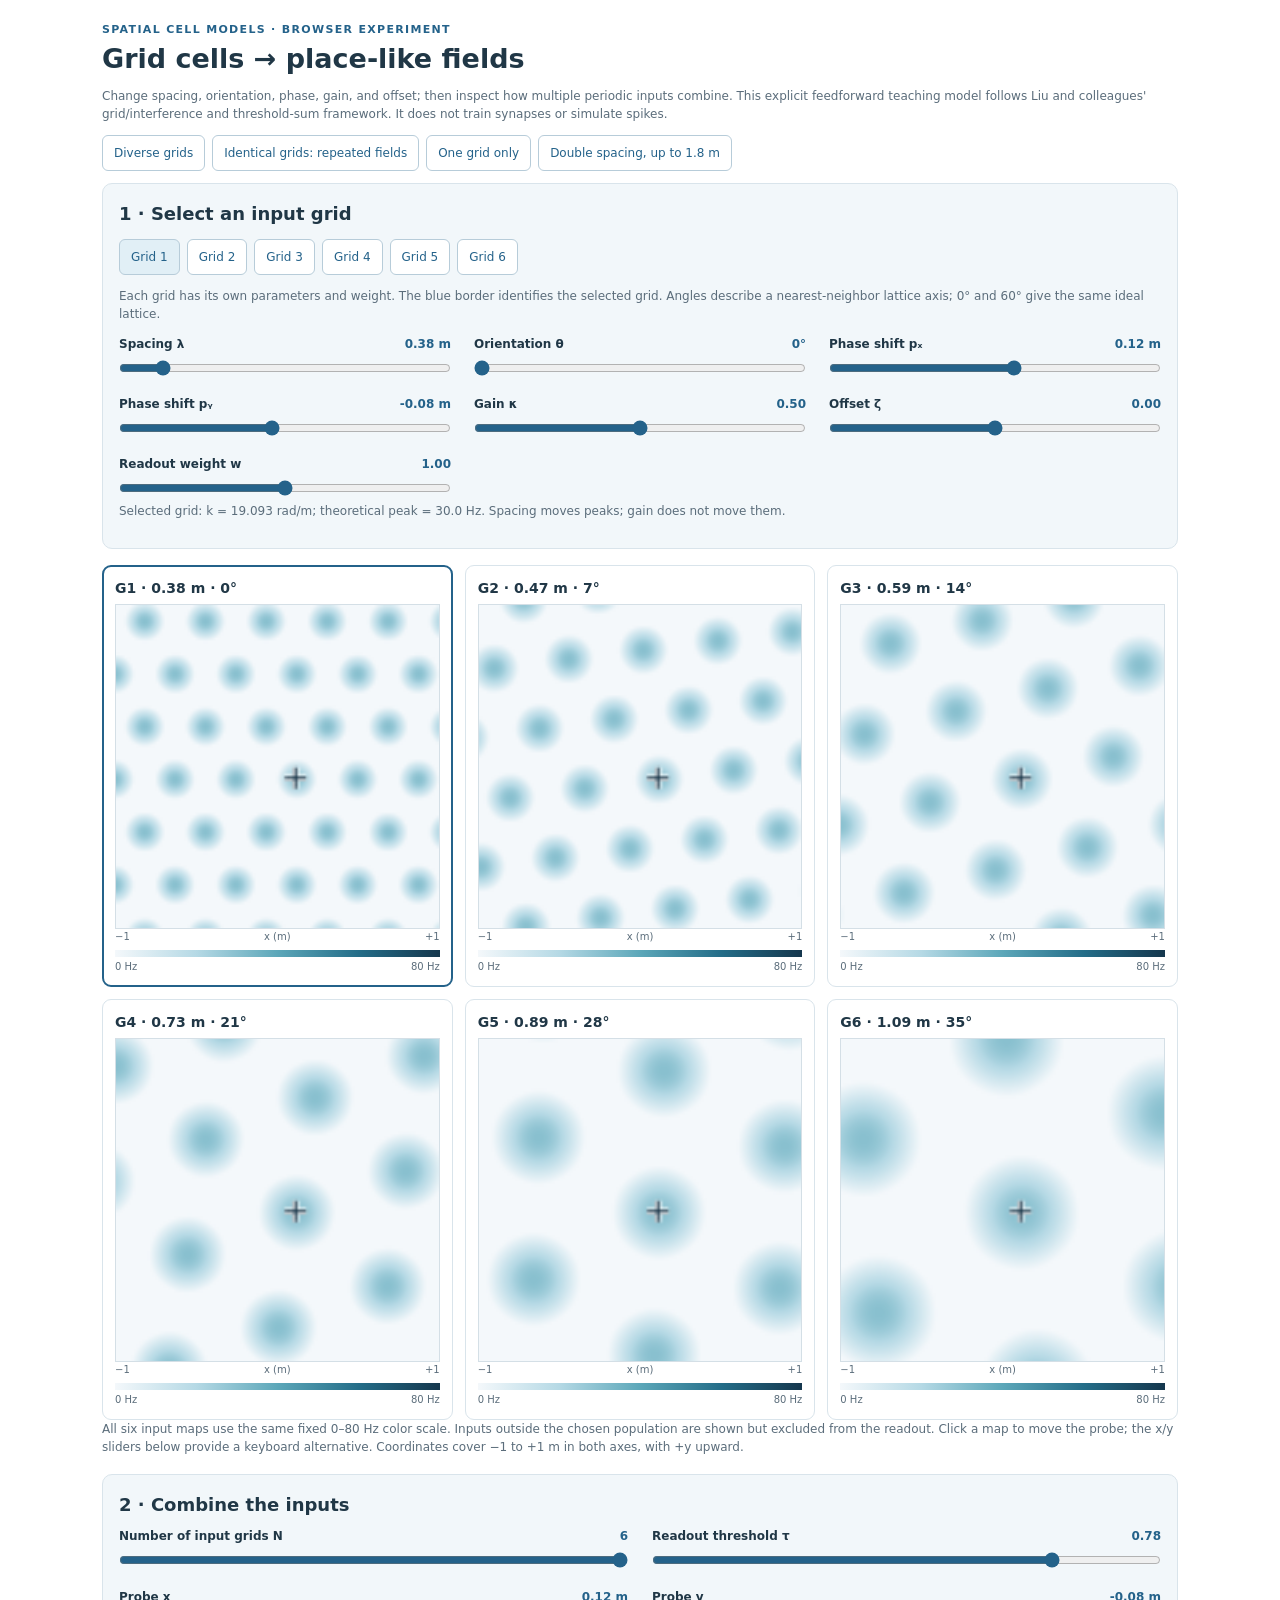
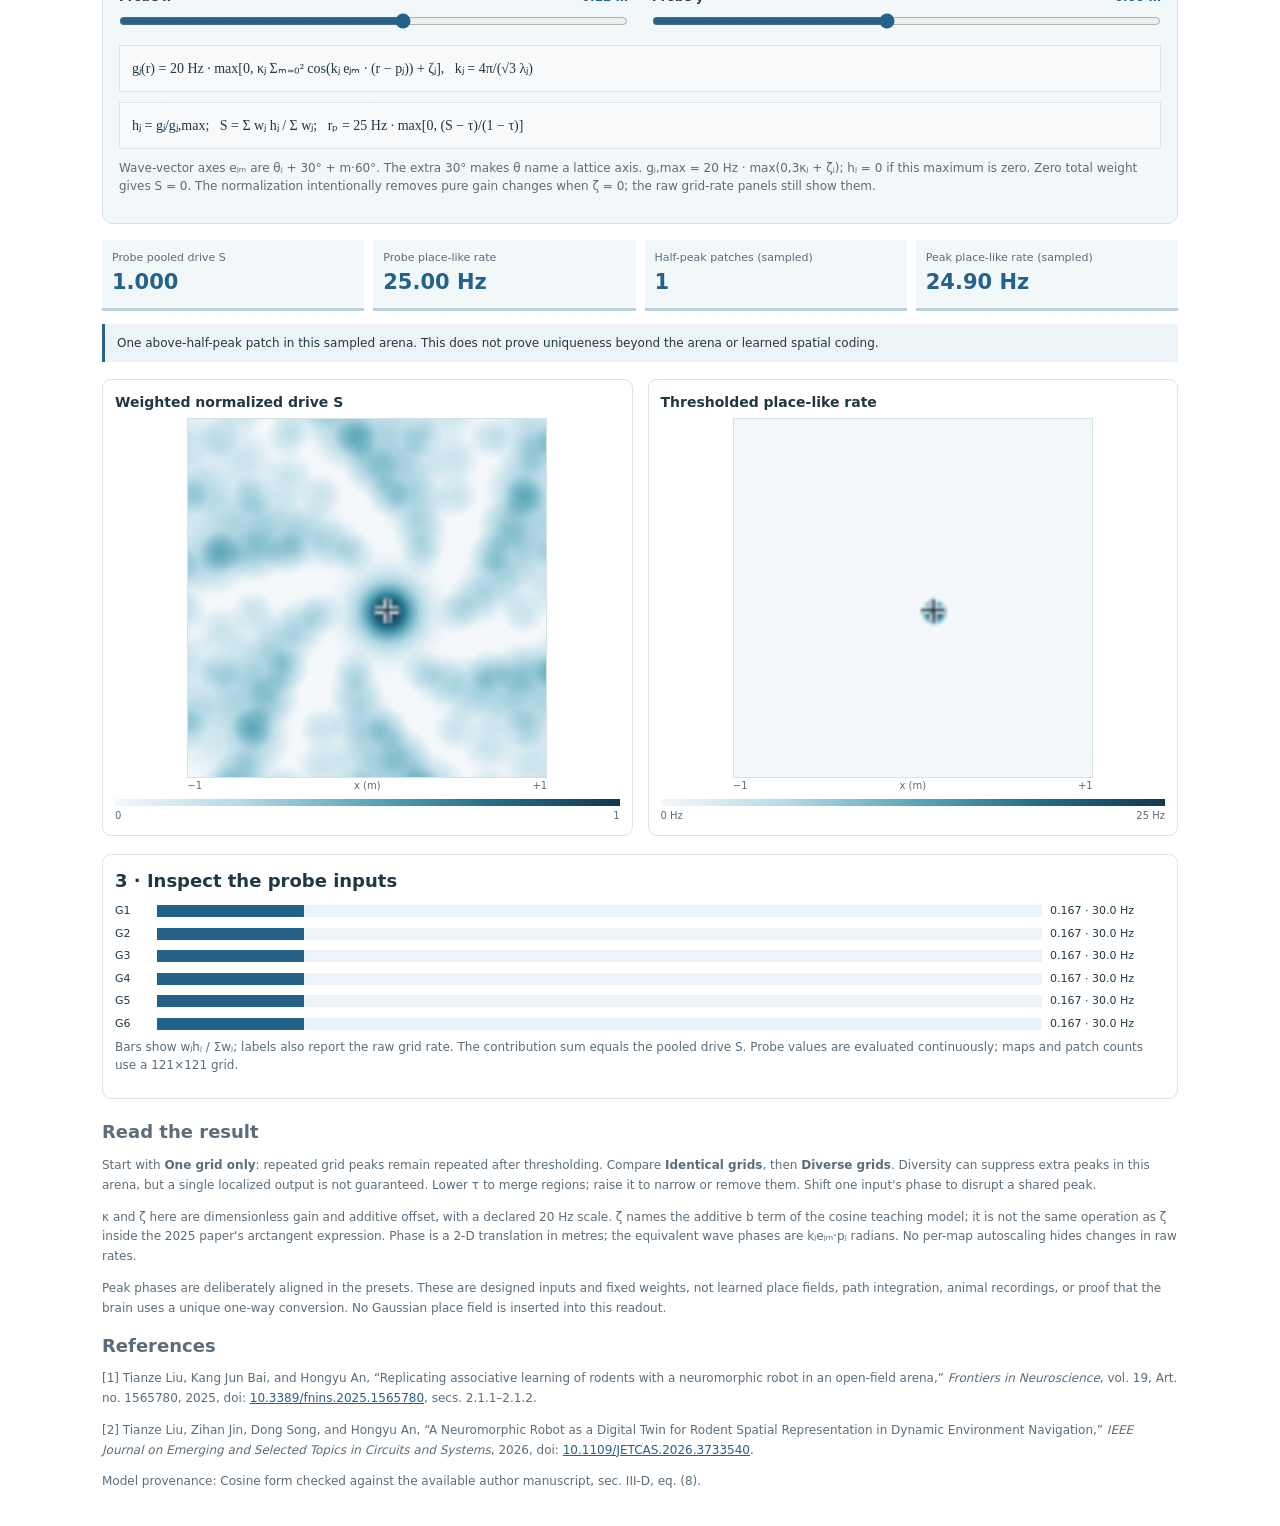
<file: assets/grid-place-interactive.html>
<!doctype html>
<html lang="en"><head><meta charset="utf-8"><meta name="viewport" content="width=device-width,initial-scale=1">
<title>Grid cells to place-like fields · Interactive textbook laboratory</title>
<style>
:root{color-scheme:light;--ink:#203746;--blue:#24628a;--muted:#5b6d7b;--line:#d9e4eb;--pale:#f2f7fa}*{box-sizing:border-box}body{margin:0;color:var(--ink);background:white;font:14px/1.5 system-ui,sans-serif}main{max-width:1120px;margin:auto;padding:22px}h1{font-size:27px;line-height:1.2;margin:4px 0 12px}h2{font-size:18px;margin:0 0 9px}h3{font-size:14px;margin:0 0 5px}p{margin:0 0 12px}.eyebrow{font-size:11px;letter-spacing:.12em;text-transform:uppercase;color:var(--blue);font-weight:750}.muted,.hint{color:var(--muted);font-size:12px}.presets,.cell-select{display:flex;flex-wrap:wrap;gap:7px;margin:12px 0}button{border:1px solid #b7ccd9;color:var(--blue);background:white;padding:8px 11px;border-radius:6px;font:inherit;font-size:12px;cursor:pointer}button:hover,button[aria-pressed=true]{background:#e1eff6}button:focus-visible,input:focus-visible{outline:3px solid #dd9a50;outline-offset:2px}button:disabled{opacity:.4;cursor:default}.controls{padding:16px;background:var(--pale);border:1px solid var(--line);border-radius:10px;margin-bottom:16px}.control-grid{display:grid;grid-template-columns:repeat(3,minmax(0,1fr));gap:13px 23px}.control label{display:flex;justify-content:space-between;gap:5px;font-size:12px;font-weight:650}output{color:var(--blue);white-space:nowrap;font-variant-numeric:tabular-nums}input[type=range]{width:100%;accent-color:var(--blue);margin:7px 0 0}hr{border:0;border-top:1px solid var(--line);margin:14px 0}.metrics{display:grid;grid-template-columns:repeat(4,minmax(0,1fr));gap:9px;margin:13px 0}.metric{background:var(--pale);padding:10px;border-bottom:3px solid #bad2de}.metric span{font-size:11px;display:block;color:var(--muted)}.metric strong{font-size:21px;color:var(--blue)}.status{padding:10px 12px;border-left:3px solid var(--blue);background:#edf4f7;font-size:12px;margin-bottom:15px}.input-maps{display:grid;grid-template-columns:repeat(3,minmax(0,1fr));gap:12px}.readouts{display:grid;grid-template-columns:1fr 1fr;gap:15px;margin-top:17px}.panel{padding:12px;border:1px solid var(--line);border-radius:9px;min-width:0}.panel.selected{border:2px solid var(--blue);padding:11px}.plot{position:relative;max-width:360px;margin:auto}.plot canvas{display:block;width:100%;aspect-ratio:1;cursor:crosshair;border:1px solid #d4dfe6}.x-axis{display:flex;justify-content:space-between;font-size:10px;color:var(--muted)}.axis-caption{text-align:center;font-size:10px;color:var(--muted)}.scale{height:7px;background:linear-gradient(90deg,#f4f8fb,#b5d9e5,#5ca7b9,#246d88,#15374d);margin:6px 0 2px}.scale-label{display:flex;justify-content:space-between;font-size:10px;color:var(--muted)}.equation{font-family:Georgia,serif;background:#f7f9fb;border:1px solid var(--line);padding:12px;margin:10px 0;overflow-x:auto;white-space:nowrap}.bar-row{display:grid;grid-template-columns:34px 1fr 115px;align-items:center;gap:8px;margin:6px 0;font-size:11px}.track{background:#edf3f6;height:12px}.bar{height:12px;background:#24628a}.notes{font-size:12px;color:var(--muted);line-height:1.65}.notes a{color:var(--blue)}.readout-controls{display:grid;grid-template-columns:repeat(2,minmax(0,1fr));gap:14px 24px}.lower{margin-top:18px}.sr-only{position:absolute;width:1px;height:1px;overflow:hidden;clip-path:inset(50%)}
@media(max-width:680px){main{padding:14px}.control-grid{grid-template-columns:repeat(2,minmax(0,1fr))}.input-maps{grid-template-columns:repeat(2,minmax(0,1fr))}.metrics{grid-template-columns:repeat(2,minmax(0,1fr))}.readouts{gap:10px}.panel{padding:8px}.panel.selected{padding:7px}.readouts h3{font-size:12px}}
@media(max-width:400px){.readouts{grid-template-columns:1fr}.control-grid{gap:12px}.control label{display:block;min-height:36px}.control output{display:block}.input-maps{gap:8px}}
</style></head><body><main>
<div class="eyebrow">Spatial cell models · browser experiment</div><h1>Grid cells → place-like fields</h1>
<p class="muted">Change spacing, orientation, phase, gain, and offset; then inspect how multiple periodic inputs combine. This explicit feedforward teaching model follows Liu and colleagues' grid/interference and threshold-sum framework. It does not train synapses or simulate spikes.</p>
<div class="presets" aria-label="Experiments"><button id="diverse">Diverse grids</button><button id="identical">Identical grids: repeated fields</button><button id="single">One grid only</button><button id="double">Double spacing, up to 1.8 m</button></div>
<section class="controls" aria-label="Grid cell parameters"><h2>1 · Select an input grid</h2><div class="cell-select" id="cell-select"></div><p class="hint">Each grid has its own parameters and weight. The blue border identifies the selected grid. Angles describe a nearest-neighbor lattice axis; 0° and 60° give the same ideal lattice.</p>
<div class="control-grid" id="grid-controls">
<div class="control"><label for="spacing">Spacing λ <output id="spacing-value"></output></label><input id="spacing" aria-label="Selected grid spacing (m)" type="range" min=".2" max="1.8" step=".01" value=".38"></div>
<div class="control"><label for="orientation">Orientation θ <output id="orientation-value"></output></label><input id="orientation" aria-label="Selected grid orientation (degrees)" type="range" min="0" max="60" step="1" value="0"></div>
<div class="control"><label for="phaseX">Phase shift pₓ <output id="phaseX-value"></output></label><input id="phaseX" aria-label="Selected grid x phase shift (m)" type="range" min="-1" max="1" step=".02" value=".12"></div>
<div class="control"><label for="phaseY">Phase shift pᵧ <output id="phaseY-value"></output></label><input id="phaseY" aria-label="Selected grid y phase shift (m)" type="range" min="-1" max="1" step=".02" value="-.08"></div>
<div class="control"><label for="kappa">Gain κ <output id="kappa-value"></output></label><input id="kappa" aria-label="Selected grid gain kappa" type="range" min="0" max="1" step=".05" value=".5"></div>
<div class="control"><label for="zeta">Offset ζ <output id="zeta-value"></output></label><input id="zeta" aria-label="Selected grid additive offset zeta" type="range" min="-1" max="1" step=".05" value="0"></div>
<div class="control"><label for="weight">Readout weight w <output id="weight-value"></output></label><input id="weight" aria-label="Selected grid readout weight" type="range" min="0" max="2" step=".05" value="1"></div>
</div><p class="hint" id="frequency"></p></section>
<div class="input-maps" id="input-maps"></div><p class="hint">All six input maps use the same fixed 0–80 Hz color scale. Inputs outside the chosen population are shown but excluded from the readout. Click a map to move the probe; the x/y sliders below provide a keyboard alternative. Coordinates cover −1 to +1 m in both axes, with +y upward.</p>
<section class="controls lower" aria-label="Grid to place mapping parameters"><h2>2 · Combine the inputs</h2><div class="readout-controls">
<div class="control"><label for="count">Number of input grids N <output id="count-value"></output></label><input id="count" aria-label="Number of input grids" type="range" min="1" max="6" step="1" value="6"></div>
<div class="control"><label for="threshold">Readout threshold τ <output id="threshold-value"></output></label><input id="threshold" aria-label="Place readout threshold" type="range" min="0" max=".98" step=".01" value=".78"></div>
<div class="control"><label for="probeX">Probe x <output id="probeX-value"></output></label><input id="probeX" aria-label="Probe x position (m)" type="range" min="-1" max="1" step=".02" value=".12"></div>
<div class="control"><label for="probeY">Probe y <output id="probeY-value"></output></label><input id="probeY" aria-label="Probe y position (m)" type="range" min="-1" max="1" step=".02" value="-.08"></div>
</div><div class="equation">gⱼ(r) = 20 Hz · max[0, κⱼ Σₘ₌₀² cos(kⱼ eⱼₘ · (r − pⱼ)) + ζⱼ], &nbsp; kⱼ = 4π/(√3 λⱼ)</div>
<div class="equation">hⱼ = gⱼ/gⱼ,max; &nbsp; S = Σ wⱼ hⱼ / Σ wⱼ; &nbsp; rₚ = 25 Hz · max[0, (S − τ)/(1 − τ)]</div>
<p class="hint">Wave-vector axes eⱼₘ are θⱼ + 30° + m·60°. The extra 30° makes θ name a lattice axis. gⱼ,max = 20 Hz · max(0,3κⱼ + ζⱼ); hⱼ = 0 if this maximum is zero. Zero total weight gives S = 0. The normalization intentionally removes pure gain changes when ζ = 0; the raw grid-rate panels still show them.</p></section>
<div class="metrics" aria-live="polite"><div class="metric"><span>Probe pooled drive S</span><strong id="drive-metric"></strong></div><div class="metric"><span>Probe place-like rate</span><strong id="rate-metric"></strong></div><div class="metric"><span>Half-peak patches (sampled)</span><strong id="patch-metric"></strong></div><div class="metric"><span>Peak place-like rate (sampled)</span><strong id="peak-metric"></strong></div></div><div class="status" id="status"></div>
<div class="readouts"><section class="panel"><h3>Weighted normalized drive S</h3><div class="plot"><canvas id="drive-map" width="121" height="121" aria-label="Weighted grid population drive heatmap"></canvas><div class="x-axis"><span>−1</span><span>x (m)</span><span>+1</span></div></div><div class="scale"></div><div class="scale-label"><span>0</span><span>1</span></div></section><section class="panel"><h3>Thresholded place-like rate</h3><div class="plot"><canvas id="place-map" width="121" height="121" aria-label="Thresholded place-like firing rate heatmap"></canvas><div class="x-axis"><span>−1</span><span>x (m)</span><span>+1</span></div></div><div class="scale"></div><div class="scale-label"><span>0 Hz</span><span>25 Hz</span></div></section></div>
<section class="panel lower"><h2>3 · Inspect the probe inputs</h2><div id="contributions"></div><p class="hint">Bars show wⱼhⱼ / Σwⱼ; labels also report the raw grid rate. The contribution sum equals the pooled drive S. Probe values are evaluated continuously; maps and patch counts use a 121×121 grid.</p></section>
<section class="notes lower"><h2>Read the result</h2><p>Start with <strong>One grid only</strong>: repeated grid peaks remain repeated after thresholding. Compare <strong>Identical grids</strong>, then <strong>Diverse grids</strong>. Diversity can suppress extra peaks in this arena, but a single localized output is not guaranteed. Lower τ to merge regions; raise it to narrow or remove them. Shift one input's phase to disrupt a shared peak.</p><p>κ and ζ here are dimensionless gain and additive offset, with a declared 20 Hz scale. ζ names the additive b term of the cosine teaching model; it is not the same operation as ζ inside the 2025 paper's arctangent expression. Phase is a 2-D translation in metres; the equivalent wave phases are kⱼeⱼₘ·pⱼ radians. No per-map autoscaling hides changes in raw rates.</p><p>Peak phases are deliberately aligned in the presets. These are designed inputs and fixed weights, not learned place fields, path integration, animal recordings, or proof that the brain uses a unique one-way conversion. No Gaussian place field is inserted into this readout.</p><h2 id="references">References</h2><p>[1] Tianze Liu, Kang Jun Bai, and Hongyu An, “Replicating associative learning of rodents with a neuromorphic robot in an open-field arena,” <em>Frontiers in Neuroscience</em>, vol. 19, Art. no. 1565780, 2025, doi: <a href="https://doi.org/10.3389/fnins.2025.1565780" target="_blank" rel="noopener">10.3389/fnins.2025.1565780</a>, secs. 2.1.1–2.1.2.</p><p>[2] Tianze Liu, Zihan Jin, Dong Song, and Hongyu An, “A Neuromorphic Robot as a Digital Twin for Rodent Spatial Representation in Dynamic Environment Navigation,” <em>IEEE Journal on Emerging and Selected Topics in Circuits and Systems</em>, 2026, doi: <a href="https://doi.org/10.1109/JETCAS.2026.3733540" target="_blank" rel="noopener">10.1109/JETCAS.2026.3733540</a>.</p><p>Model provenance: Cosine form checked against the available author manuscript, sec. III-D, eq. (8).</p></section>
</main><noscript>Enable JavaScript to run this local numerical experiment.</noscript>
<script id="grid-place-model">
'use strict';
(function(){
const scale=20, peakPlace=25;
function gridRate(x,y,c){
 if(!(c.spacing>0)||!Number.isFinite(x+y+c.spacing+c.orientation+c.phaseX+c.phaseY+c.kappa+c.zeta))throw Error('Use finite parameters and positive spacing.');
 const k=4*Math.PI/(Math.sqrt(3)*c.spacing),theta=c.orientation*Math.PI/180;
 let sum=0;for(let m=0;m<3;m++){const a=theta+Math.PI/6+m*Math.PI/3;sum+=Math.cos(k*(Math.cos(a)*(x-c.phaseX)+Math.sin(a)*(y-c.phaseY)));}
 return scale*Math.max(0,c.kappa*sum+c.zeta);
}
function maximum(c){return scale*Math.max(0,3*c.kappa+c.zeta);}
function normalized(x,y,c){const peak=maximum(c);return peak>0?Math.min(1,gridRate(x,y,c)/peak):0;}
function readout(x,y,cells,count,threshold){
 if(count<1||count>cells.length||threshold<0||threshold>=1)throw Error('Invalid population or threshold.');
 const chosen=cells.slice(0,count),total=chosen.reduce((s,c)=>s+c.weight,0);
 if(chosen.some(c=>c.weight<0))throw Error('This excitatory readout requires nonnegative weights.');
 const rates=cells.map(c=>gridRate(x,y,c));
 const contributions=chosen.map((c,j)=>total>0?c.weight*(maximum(c)>0?Math.min(1,rates[j]/maximum(c)):0)/total:0);
 const drive=contributions.reduce((a,b)=>a+b,0);
 return {drive,rate:peakPlace*Math.max(0,(drive-threshold)/(1-threshold)),rates,contributions};
}
function makeCells(mode='diverse'){
 return [.38,.47,.59,.73,.89,1.09].map((spacing,j)=>({spacing:mode==='identical'?.38:spacing,orientation:mode==='identical'?0:j*7,phaseX:.12,phaseY:-.08,kappa:.5,zeta:0,weight:1}));
}
function sample(cells,count,threshold,n=121){
 const fields=cells.map(()=>new Float64Array(n*n)),drive=new Float64Array(n*n),place=new Float64Array(n*n);
 for(let row=0;row<n;row++)for(let col=0;col<n;col++){
  const i=row*n+col,r=readout(-1+2*col/(n-1),1-2*row/(n-1),cells,count,threshold);
  r.rates.forEach((v,j)=>fields[j][i]=v);drive[i]=r.drive;place[i]=r.rate;
 }
 return {fields,drive,place,n};
}
function patches(values,n){
 const peak=Math.max(...values);if(peak<=1e-10)return 0;
 const seen=new Uint8Array(values.length);let count=0;
 for(let i=0;i<values.length;i++)if(!seen[i]&&values[i]>=peak/2){
  count++;const todo=[i];seen[i]=1;
  while(todo.length){const q=todo.pop(),r=Math.floor(q/n),c=q%n;
   for(const [dr,dc] of [[-1,0],[1,0],[0,-1],[0,1]]){const rr=r+dr,cc=c+dc,t=rr*n+cc;if(rr>=0&&rr<n&&cc>=0&&cc<n&&!seen[t]&&values[t]>=peak/2){seen[t]=1;todo.push(t);}}
  }
 }
 return count;
}
window.GridPlaceModel={gridRate,maximum,normalized,readout,makeCells,sample,patches,scale,peakPlace};
})();
</script>
<script id="grid-place-interface">
'use strict';
(function(){
const M=window.GridPlaceModel,$=id=>document.getElementById(id),keys=['spacing','orientation','phaseX','phaseY','kappa','zeta','weight'];
let cells=M.makeCells(),selected=0,lastSample=null,scheduled=false;
const maps=$('input-maps');
for(let j=0;j<6;j++){
 const button=document.createElement('button');button.textContent='Grid '+(j+1);button.id='select-'+j;button.setAttribute('aria-label','Select grid '+(j+1));button.addEventListener('click',()=>{selected=j;sync();draw();});$('cell-select').appendChild(button);
 const p=document.createElement('section');p.className='panel';p.id='panel-'+j;
 p.innerHTML='<h3 id="title-'+j+'"></h3><div class="plot"><canvas width="121" height="121" id="grid-map-'+j+'" aria-label="Grid '+(j+1)+' firing rate heatmap"></canvas><div class="x-axis"><span>−1</span><span>x (m)</span><span>+1</span></div></div><div class="scale"></div><div class="scale-label"><span>0 Hz</span><span>80 Hz</span></div>';maps.appendChild(p);
}
function fmt(key,v){return key==='spacing'||key==='phaseX'||key==='phaseY'?v.toFixed(2)+' m':key==='orientation'?v.toFixed(0)+'°':v.toFixed(2);}
function sync(){keys.forEach(key=>{$(key).value=cells[selected][key];$(key+'-value').textContent=fmt(key,cells[selected][key]);});for(let j=0;j<6;j++)$('select-'+j).setAttribute('aria-pressed',String(j===selected));}
const stops=[[244,248,251],[181,217,229],[92,167,185],[36,109,136],[21,55,77]];
function paint(id,values,max){
 const canvas=$(id),ctx=canvas.getContext('2d'),n=canvas.width,img=ctx.createImageData(n,n);
 for(let i=0;i<values.length;i++){const t=Math.min(1,Math.max(0,values[i]/max))*4,k=Math.min(3,Math.floor(t)),f=t-k;for(let c=0;c<3;c++)img.data[4*i+c]=Math.round(stops[k][c]*(1-f)+stops[k+1][c]*f);img.data[4*i+3]=255;}
 ctx.putImageData(img,0,0);const x=(Number($('probeX').value)+1)*(n-1)/2,y=(1-Number($('probeY').value))*(n-1)/2;
 ctx.beginPath();ctx.moveTo(x-4,y);ctx.lineTo(x+4,y);ctx.moveTo(x,y-4);ctx.lineTo(x,y+4);ctx.strokeStyle='white';ctx.lineWidth=2.5;ctx.stroke();ctx.strokeStyle='#102f43';ctx.lineWidth=1;ctx.stroke();
}
function updateProbe(){
 const x=Number($('probeX').value),y=Number($('probeY').value),count=Number($('count').value),threshold=Number($('threshold').value),r=M.readout(x,y,cells,count,threshold);
 $('probeX-value').textContent=x.toFixed(2)+' m';$('probeY-value').textContent=y.toFixed(2)+' m';$('drive-metric').textContent=r.drive.toFixed(3);$('rate-metric').textContent=r.rate.toFixed(2)+' Hz';
 const area=$('contributions');area.replaceChildren();
 for(let j=0;j<count;j++){const row=document.createElement('div');row.className='bar-row';const label=document.createElement('span');label.textContent='G'+(j+1);const track=document.createElement('div');track.className='track';const bar=document.createElement('div');bar.className='bar';bar.style.width=(100*r.contributions[j])+'%';track.appendChild(bar);const number=document.createElement('span');number.textContent=r.contributions[j].toFixed(3)+' · '+r.rates[j].toFixed(1)+' Hz';row.append(label,track,number);area.appendChild(row);}
 if(lastSample){lastSample.fields.forEach((v,j)=>paint('grid-map-'+j,v,80));paint('drive-map',lastSample.drive,1);paint('place-map',lastSample.place,25);}
}
function draw(){
 scheduled=false;const count=Number($('count').value),threshold=Number($('threshold').value);
 lastSample=M.sample(cells,count,threshold);const peak=Math.max(...lastSample.place),patchCount=M.patches(lastSample.place,lastSample.n);
 $('count-value').textContent=count;$('threshold-value').textContent=threshold.toFixed(2);$('patch-metric').textContent=patchCount;$('peak-metric').textContent=peak.toFixed(2)+' Hz';
 for(let j=0;j<6;j++){$('panel-'+j).classList.toggle('selected',j===selected);$('title-'+j).textContent='G'+(j+1)+' · '+cells[j].spacing.toFixed(2)+' m · '+cells[j].orientation+'°'+(j>=count?' · excluded':'');}
 $('frequency').textContent='Selected grid: k = '+(4*Math.PI/(Math.sqrt(3)*cells[selected].spacing)).toFixed(3)+' rad/m; theoretical peak = '+M.maximum(cells[selected]).toFixed(1)+' Hz. Spacing moves peaks; gain does not move them.';
 $('status').textContent=peak<1e-10?'No output in the sampled arena. Check threshold, input weights, and suppressed grids.':patchCount>1?'Multiple above-half-peak patches remain: periodic ambiguity is visible. This output is not a unique place field.':'One above-half-peak patch in this sampled arena. This does not prove uniqueness beyond the arena or learned spatial coding.';
 updateProbe();
}
function schedule(){if(!scheduled){scheduled=true;requestAnimationFrame(draw);}}
keys.forEach(key=>$(key).addEventListener('input',()=>{cells[selected][key]=Number($(key).value);$(key+'-value').textContent=fmt(key,cells[selected][key]);schedule();}));
['count','threshold'].forEach(id=>$(id).addEventListener('input',schedule));['probeX','probeY'].forEach(id=>$(id).addEventListener('input',updateProbe));
['diverse','identical','single'].forEach(mode=>$(mode).addEventListener('click',()=>{cells=M.makeCells(mode==='identical'?'identical':'diverse');selected=0;$('count').value=mode==='single'?1:6;$('threshold').value=.78;$('probeX').value=.12;$('probeY').value=-.08;sync();draw();}));
$('double').addEventListener('click',()=>{cells[selected].spacing=Math.min(1.8,2*cells[selected].spacing);sync();draw();});
for(const canvas of document.querySelectorAll('canvas'))canvas.addEventListener('click',event=>{const rect=canvas.getBoundingClientRect();$('probeX').value=Math.max(-1,Math.min(1,-1+2*(event.clientX-rect.left)/rect.width));$('probeY').value=Math.max(-1,Math.min(1,1-2*(event.clientY-rect.top)/rect.height));updateProbe();});
sync();draw();
})();
</script></body></html>
</file>
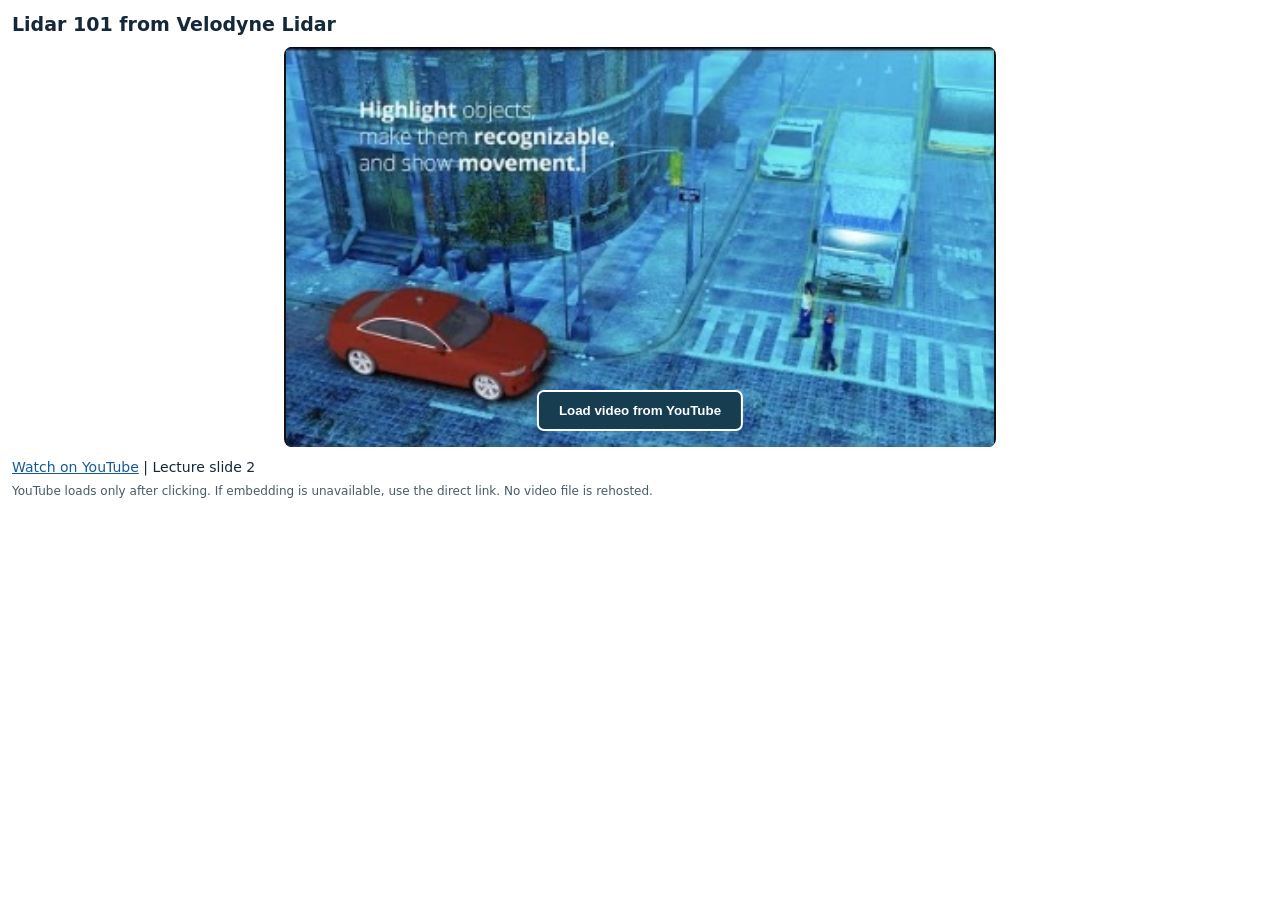
<file: assets/lidar-lecture-media.html>
<!doctype html><html lang="en"><head><meta charset="utf-8"><meta name="viewport" content="width=device-width, initial-scale=1"><title>LiDAR lecture video</title><style>
*{box-sizing:border-box}body{margin:0;padding:12px;background:white;color:#142839;font:16px/1.5 system-ui,sans-serif}h2{font-size:19px;line-height:1.3;margin:0 0 10px}.stage{position:relative;aspect-ratio:16/9;max-height:400px;margin:auto;background:#111;border-radius:8px;overflow:hidden}.stage img{width:100%;height:100%;object-fit:contain}.stage iframe{width:100%;height:100%;border:0}.load{position:absolute;bottom:16px;left:50%;transform:translateX(-50%);border:2px solid white;border-radius:7px;padding:11px 20px;background:#163d50;color:white;font-weight:700;cursor:pointer;white-space:nowrap}.links{margin:10px 0 0;font-size:14px}a{color:#165b95}.note{margin:4px 0;font-size:12px;color:#465b68}@media(max-width:440px){body{padding:7px}h2{font-size:16px}.load{font-size:12px;padding:8px 12px;bottom:10px}}
</style></head><body><h2 id="title"></h2><div class="stage" id="stage"><img id="poster" alt="Original poster image from the supplied lecture"><button class="load" id="load" type="button">Load video from YouTube</button></div><p class="links"><a id="direct" target="_blank" rel="noopener noreferrer">Watch on YouTube</a> <span id="source"></span></p><p class="note">YouTube loads only after clicking. If embedding is unavailable, use the direct link. No video file is rehosted.</p><script>
const videos={"NZKvf1cXe8s": {"title": "Lidar 101 from Velodyne Lidar", "slide": 2, "poster": "[data-uri]"}, "HlqfcOqgSnA": {"title": "3D LIDAR SLAM on Michigan Tech's campus", "slide": 46, "poster": "[data-uri]"}, "NyP6KU3dM8w": {"title": "@MTUAutonomy winter driving data set test 1", "slide": 47, "poster": "[data-uri]"}};const requested=new URLSearchParams(location.search).get('v');const id=Object.prototype.hasOwnProperty.call(videos,requested)?requested:'NZKvf1cXe8s';const v=videos[id];document.getElementById('title').textContent=v.title;document.getElementById('poster').src=v.poster;document.getElementById('direct').href='https://www.youtube.com/watch?v='+id;document.getElementById('source').textContent=' | Lecture slide '+v.slide;document.getElementById('load').addEventListener('click',()=>{const f=document.createElement('iframe');f.title=v.title;f.src='https://www.youtube-nocookie.com/embed/'+id+'?autoplay=1&rel=0';f.allow='autoplay; encrypted-media; picture-in-picture; fullscreen';f.allowFullscreen=true;f.referrerPolicy='strict-origin-when-cross-origin';document.getElementById('stage').replaceChildren(f)});
</script></body></html>
</file>
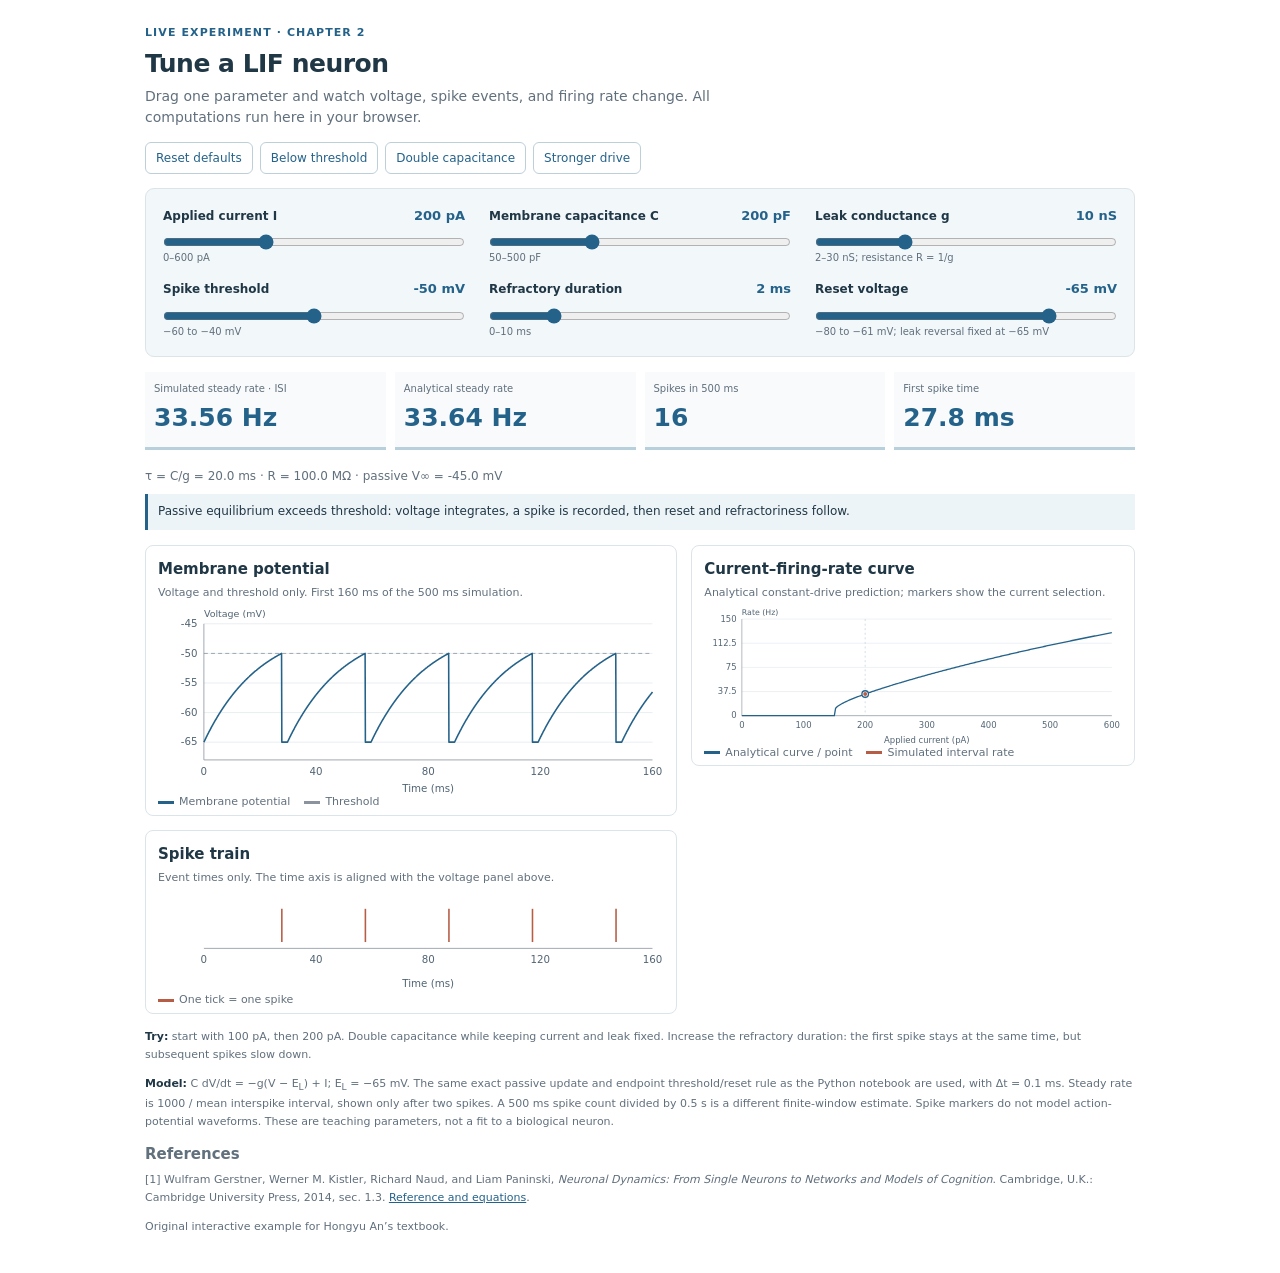
<file: assets/lif-interactive.html>
<!doctype html>
<html lang="en">
<head>
<meta charset="utf-8">
<meta name="viewport" content="width=device-width, initial-scale=1">
<title>Interactive LIF neuron · Introduction to Neuromorphic Embodied AI</title>
<style>
:root{color-scheme:light;--ink:#203746;--muted:#61707d;--blue:#24628a;--coral:#b75d45;--line:#dbe4e9;--pale:#f2f7fa}
*{box-sizing:border-box}body{margin:0;background:#fff;color:var(--ink);font:14px/1.5 system-ui,-apple-system,BlinkMacSystemFont,"Segoe UI",sans-serif}
main{max-width:1040px;margin:auto;padding:20px}h1{font-size:25px;line-height:1.2;margin:0 0 7px;letter-spacing:-.5px}h2{font-size:15px;margin:0 0 5px}p{margin:0 0 12px}.intro{color:var(--muted);max-width:70ch}.eyebrow{font-size:11px;letter-spacing:.1em;text-transform:uppercase;font-weight:750;color:var(--blue);margin-bottom:7px}
.presets{display:flex;gap:7px;flex-wrap:wrap;margin:14px 0}button{font:inherit;font-size:12px;border:1px solid #bdcfd9;border-radius:6px;padding:6px 10px;background:white;color:var(--blue);cursor:pointer}button:hover{background:var(--pale)}button:focus-visible,input:focus-visible{outline:3px solid #e59e64;outline-offset:3px}
.controls{display:grid;grid-template-columns:repeat(2,minmax(0,1fr));gap:14px 24px;background:var(--pale);border:1px solid var(--line);padding:17px;border-radius:9px}.control label{display:flex;justify-content:space-between;align-items:baseline;gap:9px;font-size:12px;font-weight:650}.control output{white-space:nowrap;color:var(--blue);font-size:13px;font-variant-numeric:tabular-nums}input[type=range]{display:block;width:100%;margin:9px 0 0;accent-color:var(--blue);cursor:pointer;height:16px}.range-hint{font-size:10px;color:var(--muted)}
.metrics{display:grid;grid-template-columns:repeat(4,minmax(0,1fr));gap:9px;margin:15px 0 10px}.metric{padding:10px 9px;border-bottom:3px solid #b8cfdc;background:#f8fafb}.metric span{display:block;font-size:10px;color:var(--muted);line-height:1.35}.metric strong{display:block;font-size:21px;color:var(--blue);margin-top:4px;font-variant-numeric:tabular-nums}.model-summary{font-size:12px;padding:7px 0 9px;color:var(--muted);font-variant-numeric:tabular-nums}.status{font-size:12px;padding:8px 10px;background:#edf4f7;border-left:3px solid var(--blue);margin-bottom:15px;min-height:36px}
.chart{border:1px solid var(--line);border-radius:8px;margin:0 0 14px;padding:12px 12px 4px}.chart p{font-size:11px;color:var(--muted);margin:0 0 6px}svg{display:block;width:100%;height:auto;overflow:visible}svg text{font-family:inherit}.legend{font-size:11px;color:var(--muted);display:flex;gap:14px;flex-wrap:wrap}.legend span:before{content:"";display:inline-block;width:16px;height:3px;background:var(--blue);vertical-align:middle;margin-right:5px}.legend .coral:before{background:var(--coral)}.legend .gray:before{background:#8b949e}.notes{font-size:11px;color:var(--muted);line-height:1.6}.notes strong{color:var(--ink)}.notes a{color:var(--blue)}noscript{display:block;padding:20px}
@media(min-width:850px){main{padding:25px}.controls{grid-template-columns:repeat(3,minmax(0,1fr))}.chart-grid{display:grid;grid-template-columns:1.2fr 1fr;gap:14px;align-items:start}.chart svg{min-height:0}.metrics .metric strong{font-size:25px}}
@media(max-width:420px){main{padding:12px}.controls{gap:12px;padding:12px}.control label{display:block;min-height:38px}.control output{display:block}.metrics{grid-template-columns:repeat(2,minmax(0,1fr))}h1{font-size:23px}.metric strong{font-size:22px}}
</style>
</head>
<body>
<main>
  <div class="eyebrow">Live experiment · Chapter 2</div>
  <h1>Tune a LIF neuron</h1>
  <p class="intro">Drag one parameter and watch voltage, spike events, and firing rate change. All computations run here in your browser.</p>
  <div class="presets" aria-label="Example presets">
    <button type="button" id="default">Reset defaults</button>
    <button type="button" id="subthreshold">Below threshold</button>
    <button type="button" id="large-capacitance">Double capacitance</button>
    <button type="button" id="fast">Stronger drive</button>
  </div>
  <section class="controls" aria-label="LIF parameters">
    <div class="control"><label for="current">Applied current I <output id="current-value" for="current">200 pA</output></label><input aria-label="Applied current I (pA)" id="current" type="range" min="0" max="600" step="5" value="200"><div class="range-hint">0–600 pA</div></div>
    <div class="control"><label for="capacitance">Membrane capacitance C <output id="capacitance-value" for="capacitance">200 pF</output></label><input aria-label="Membrane capacitance C (pF)" id="capacitance" type="range" min="50" max="500" step="10" value="200"><div class="range-hint">50–500 pF</div></div>
    <div class="control"><label for="leak">Leak conductance g <output id="leak-value" for="leak">10 nS</output></label><input aria-label="Leak conductance g (nS)" id="leak" type="range" min="2" max="30" step="0.5" value="10"><div class="range-hint">2–30 nS; resistance R = 1/g</div></div>
    <div class="control"><label for="threshold">Spike threshold <output id="threshold-value" for="threshold">−50 mV</output></label><input aria-label="Spike threshold (mV)" id="threshold" type="range" min="-60" max="-40" step="0.5" value="-50"><div class="range-hint">−60 to −40 mV</div></div>
    <div class="control"><label for="refractory">Refractory duration <output id="refractory-value" for="refractory">2 ms</output></label><input aria-label="Refractory duration (ms)" id="refractory" type="range" min="0" max="10" step="0.5" value="2"><div class="range-hint">0–10 ms</div></div>
    <div class="control"><label for="reset">Reset voltage <output id="reset-value" for="reset">−65 mV</output></label><input aria-label="Reset voltage (mV)" id="reset" type="range" min="-80" max="-61" step="1" value="-65"><div class="range-hint">−80 to −61 mV; leak reversal fixed at −65 mV</div></div>
  </section>
  <section class="metrics" aria-label="Simulation results" aria-live="polite" aria-atomic="true">
    <div class="metric"><span>Simulated steady rate · ISI</span><strong id="sim-rate">—</strong></div>
    <div class="metric"><span>Analytical steady rate</span><strong id="analytic-rate">—</strong></div>
    <div class="metric"><span>Spikes in 500 ms</span><strong id="spike-count">—</strong></div>
    <div class="metric"><span>First spike time</span><strong id="first-spike">—</strong></div>
  </section>
  <div class="model-summary" id="model-summary"></div>
  <div class="status" id="status" role="status"></div>
  <div class="chart-grid">
    <div class="trace-panels">
      <section class="chart"><h2>Membrane potential</h2><p>Voltage and threshold only. First 160 ms of the 500 ms simulation.</p><svg id="voltage-chart" viewBox="0 0 640 236" role="img" aria-labelledby="voltage-title voltage-desc"><title id="voltage-title">Membrane potential in millivolts</title><desc id="voltage-desc">The membrane voltage and threshold are shown without spike-event markers. Voltage resets after a detected spike.</desc></svg><div class="legend"><span>Membrane potential</span><span class="gray">Threshold</span></div></section>
      <section class="chart"><h2>Spike train</h2><p>Event times only. The time axis is aligned with the voltage panel above.</p><svg id="spike-chart" viewBox="0 0 640 126" role="img" aria-labelledby="spike-title spike-desc"><title id="spike-title">Output spike train</title><desc id="spike-desc">Each vertical tick is one spike event. The horizontal axis spans 0 to 160 milliseconds; there is no voltage axis.</desc></svg><div class="legend"><span class="coral">One tick = one spike</span></div></section>
    </div>
    <section class="chart"><h2>Current–firing-rate curve</h2><p>Analytical constant-drive prediction; markers show the current selection.</p><svg id="rate-chart" viewBox="0 0 640 210" role="img" aria-labelledby="rate-title rate-desc"><title id="rate-title">Current versus firing rate</title><desc id="rate-desc">Changing cell parameters changes the analytical firing-rate curve. Changing applied current moves the selected point.</desc></svg><div class="legend"><span>Analytical curve / point</span><span class="coral">Simulated interval rate</span></div></section>
  </div>
  <div class="notes"><p><strong>Try:</strong> start with 100 pA, then 200 pA. Double capacitance while keeping current and leak fixed. Increase the refractory duration: the first spike stays at the same time, but subsequent spikes slow down.</p>
    <p><strong>Model:</strong> C dV/dt = −g(V − E<sub>L</sub>) + I; E<sub>L</sub> = −65 mV. The same exact passive update and endpoint threshold/reset rule as the Python notebook are used, with Δt = 0.1 ms. Steady rate is 1000 / mean interspike interval, shown only after two spikes. A 500 ms spike count divided by 0.5 s is a different finite-window estimate. Spike markers do not model action-potential waveforms. These are teaching parameters, not a fit to a biological neuron.</p>
    <h2 id="references">References</h2>
    <p>[1] Wulfram Gerstner, Werner M. Kistler, Richard Naud, and Liam Paninski, <em>Neuronal Dynamics: From Single Neurons to Networks and Models of Cognition</em>. Cambridge, U.K.: Cambridge University Press, 2014, sec. 1.3. <a href="https://neuronaldynamics.epfl.ch/online/Ch1.S3.html" target="_blank" rel="noopener">Reference and equations</a>.</p>
    <p>Original interactive example for Hongyu An’s textbook.</p>
  </div>
  <noscript>This example needs JavaScript. The chapter and downloadable Python notebook contain the equations, code, and reference results.</noscript>
</main>
<script id="lif-model">
"use strict";
(function () {
  const defaults = Object.freeze({current:200,capacitance:200,leak:10,threshold:-50,refractory:2,reset:-65});
  function validate(p) {
    for (const k of Object.keys(defaults)) if (!Number.isFinite(p[k])) throw new Error("Non-finite parameter: " + k);
    if(p.capacitance<=0||p.leak<=0||p.refractory<0||p.reset>=p.threshold) throw new Error("Invalid LIF parameters");
  }
  function analyticalRate(p, current=p.current) {
    const steady=-65+current/p.leak;
    if(steady<=p.threshold) return 0;
    const crossing=(p.capacitance/p.leak)*Math.log((steady-p.reset)/(steady-p.threshold));
    return 1000/(crossing+p.refractory);
  }
  function simulate(p,dt=0.1,duration=500) {
    validate(p);
    if(!Number.isFinite(dt)||dt<=0||!Number.isFinite(duration)||duration<=0) throw new Error("Invalid timing");
    const steps=Math.round(duration/dt), voltages=new Float64Array(steps+1),spikes=[];
    const tau=p.capacitance/p.leak, decay=Math.exp(-dt/tau),steady=-65+p.current/p.leak;
    const refractorySteps=Math.max(0,Math.ceil(p.refractory/dt-1e-12));
    voltages[0]=p.reset;
    let hold=0;
    for(let k=0;k<steps;k++) {
      if(hold>0){voltages[k+1]=p.reset;hold--;}
      else {
        voltages[k+1]=steady+(voltages[k]-steady)*decay;
        if(voltages[k+1]>=p.threshold){spikes.push((k+1)*dt);voltages[k+1]=p.reset;hold=refractorySteps;}
      }
    }
    const intervalRate=spikes.length>=2?1000*(spikes.length-1)/(spikes[spikes.length-1]-spikes[0]):null;
    return {voltages,spikes,intervalRate,tau,steady,dt,duration};
  }
  window.LIFModel={defaults,simulate,analyticalRate};
})();
</script>
<script id="lif-interface">
"use strict";
(function(){
 const {defaults,simulate,analyticalRate}=window.LIFModel;
 const ids=Object.keys(defaults),byId=id=>document.getElementById(id);
 const units={current:'pA',capacitance:'pF',leak:'nS',threshold:'mV',refractory:'ms',reset:'mV'};
 const blue='#24628a',coral='#b75d45',gray='#8b949e',ink='#526574',grid='#e4eaee';
 const txt=(x,y,s,anchor='middle',size=13)=>`<text x="${x}" y="${y}" text-anchor="${anchor}" fill="${ink}" font-size="${size}">${s}</text>`;
 const line=(x1,y1,x2,y2,color=grid,dash='')=>`<line x1="${x1}" y1="${y1}" x2="${x2}" y2="${y2}" stroke="${color}" ${dash?`stroke-dasharray="${dash}"`:''}/>`;
 const fmt=n=>Number(n).toLocaleString('en-US',{maximumFractionDigits:1});
 function chart(svgId,content){const svg=byId(svgId);const old=svg.querySelector('g');if(old)old.remove();const g=document.createElementNS('http://www.w3.org/2000/svg','g');g.innerHTML=content;svg.appendChild(g);}
 function voltageChart(p,r){
   const left=58,right=625,top=20,bottom=192,maxTime=160;
   const lo=Math.min(p.reset,-65)-3,hi=p.threshold+5;
   const x=t=>left+(right-left)*t/maxTime,y=v=>bottom-(bottom-top)*(v-lo)/(hi-lo);
   let s='';
   for(let value=Math.ceil(lo/5)*5;value<=hi;value+=5){const yy=y(value);s+=line(left,yy,right,yy)+txt(left-8,yy+4,fmt(value),'end');}
   for(let t=0;t<=160;t+=40)s+=txt(x(t),bottom+19,t);
   s+=line(left,bottom,right,bottom,gray)+line(left,top,left,bottom,gray);
   s+=txt((left+right)/2,232,'Time (ms)')+txt(left,12,'Voltage (mV)','start',12);
   s+=line(left,y(p.threshold),right,y(p.threshold),gray,'5 4');
   let path='';const end=Math.min(r.voltages.length-1,Math.round(maxTime/r.dt));
   for(let k=0;k<=end;k++)path+=(k?'L':'M')+x(k*r.dt).toFixed(2)+','+y(r.voltages[k]).toFixed(2);
   s+=`<path d="${path}" fill="none" stroke="${blue}" stroke-width="2" stroke-linejoin="round"/>`;
   chart('voltage-chart',s);
 }
 function spikeChart(r){
   const left=58,right=625,bottom=70,maxTime=160;
   const x=t=>left+(right-left)*t/maxTime;
   let s=line(left,bottom,right,bottom,gray);
   for(let t=0;t<=maxTime;t+=40)s+=txt(x(t),bottom+19,t);
   s+=txt((left+right)/2,119,'Time (ms)');
   const visible=r.spikes.filter(event=>event<=maxTime);
   for(const event of visible)s+=`<line x1="${x(event)}" x2="${x(event)}" y1="20" y2="62" stroke="${coral}" stroke-width="2"/>`;
   if(!visible.length)s+=txt((left+right)/2,44,'No spikes in this interval');
   chart('spike-chart',s);
 }
 function rateChart(p,r){
   const left=58,right=625,top=17,bottom=165;
   const ymax=Math.max(20,Math.ceil(analyticalRate(p,600)*1.12/10)*10);
   const x=i=>left+(right-left)*i/600,y=f=>bottom-(bottom-top)*f/ymax;
   let s='';
   for(let k=0;k<=4;k++){const f=ymax*k/4;s+=line(left,y(f),right,y(f))+txt(left-8,y(f)+4,fmt(f),'end');}
   for(let i=0;i<=600;i+=100)s+=txt(x(i),bottom+19,i);
   s+=line(left,bottom,right,bottom,gray)+line(left,top,left,bottom,gray);
   s+=txt((left+right)/2,207,'Applied current (pA)')+txt(left,11,'Rate (Hz)','start',12);
   let path='';for(let i=0;i<=600;i+=2)path+=(i?'L':'M')+x(i).toFixed(2)+','+y(analyticalRate(p,i)).toFixed(2);
   s+=`<path d="${path}" fill="none" stroke="${blue}" stroke-width="2"/>`;
   s+=line(x(p.current),top,x(p.current),bottom,'#beced8','3 4');
   s+=`<circle cx="${x(p.current)}" cy="${y(analyticalRate(p))}" r="5" fill="white" stroke="${blue}" stroke-width="2"/>`;
   if(r.intervalRate!==null)s+=`<circle cx="${x(p.current)}" cy="${y(r.intervalRate)}" r="3" fill="${coral}"/>`;
   chart('rate-chart',s);
 }
 function render(){
   const p=Object.fromEntries(ids.map(id=>[id,Number(byId(id).value)])),r=simulate(p),analytical=analyticalRate(p);
   for(const id of ids)byId(id+'-value').textContent=fmt(p[id])+' '+units[id];
   byId('sim-rate').textContent=r.intervalRate===null?(r.spikes.length===0?'0.00 Hz':'—'):r.intervalRate.toFixed(2)+' Hz';
   byId('analytic-rate').textContent=analytical.toFixed(2)+' Hz';
   byId('spike-count').textContent=String(r.spikes.length);
   byId('first-spike').textContent=r.spikes.length?r.spikes[0].toFixed(1)+' ms':'None';
   byId('model-summary').textContent=`τ = C/g = ${r.tau.toFixed(1)} ms · R = ${(1000/p.leak).toFixed(1)} MΩ · passive V∞ = ${r.steady.toFixed(1)} mV`;
   byId('status').textContent=analytical===0?'Passive equilibrium is at or below threshold: no sustained firing from reset.':r.spikes.length<2?'The analytical model fires, but this 500 ms window contains fewer than two spikes; an interval rate is not yet available.':'Passive equilibrium exceeds threshold: voltage integrates, a spike is recorded, then reset and refractoriness follow.';
   // Zero events in a short window does not imply a zero long-run rate.
   if(r.spikes.length===0&&analytical>0)byId('sim-rate').textContent='—';
   voltageChart(p,r);spikeChart(r);rateChart(p,r);
 }
 let pending=false;
 function schedule(){if(!pending){pending=true;requestAnimationFrame(()=>{pending=false;render();});}}
 for(const id of ids)byId(id).addEventListener('input',schedule);
 function preset(changes){for(const id of ids)byId(id).value=String(changes[id]??defaults[id]);render();}
 byId('default').addEventListener('click',()=>preset({}));
 byId('subthreshold').addEventListener('click',()=>preset({current:100}));
 byId('large-capacitance').addEventListener('click',()=>preset({capacitance:400}));
 byId('fast').addEventListener('click',()=>preset({current:350}));
 render();
})();
</script>
</body>
</html>
</file>
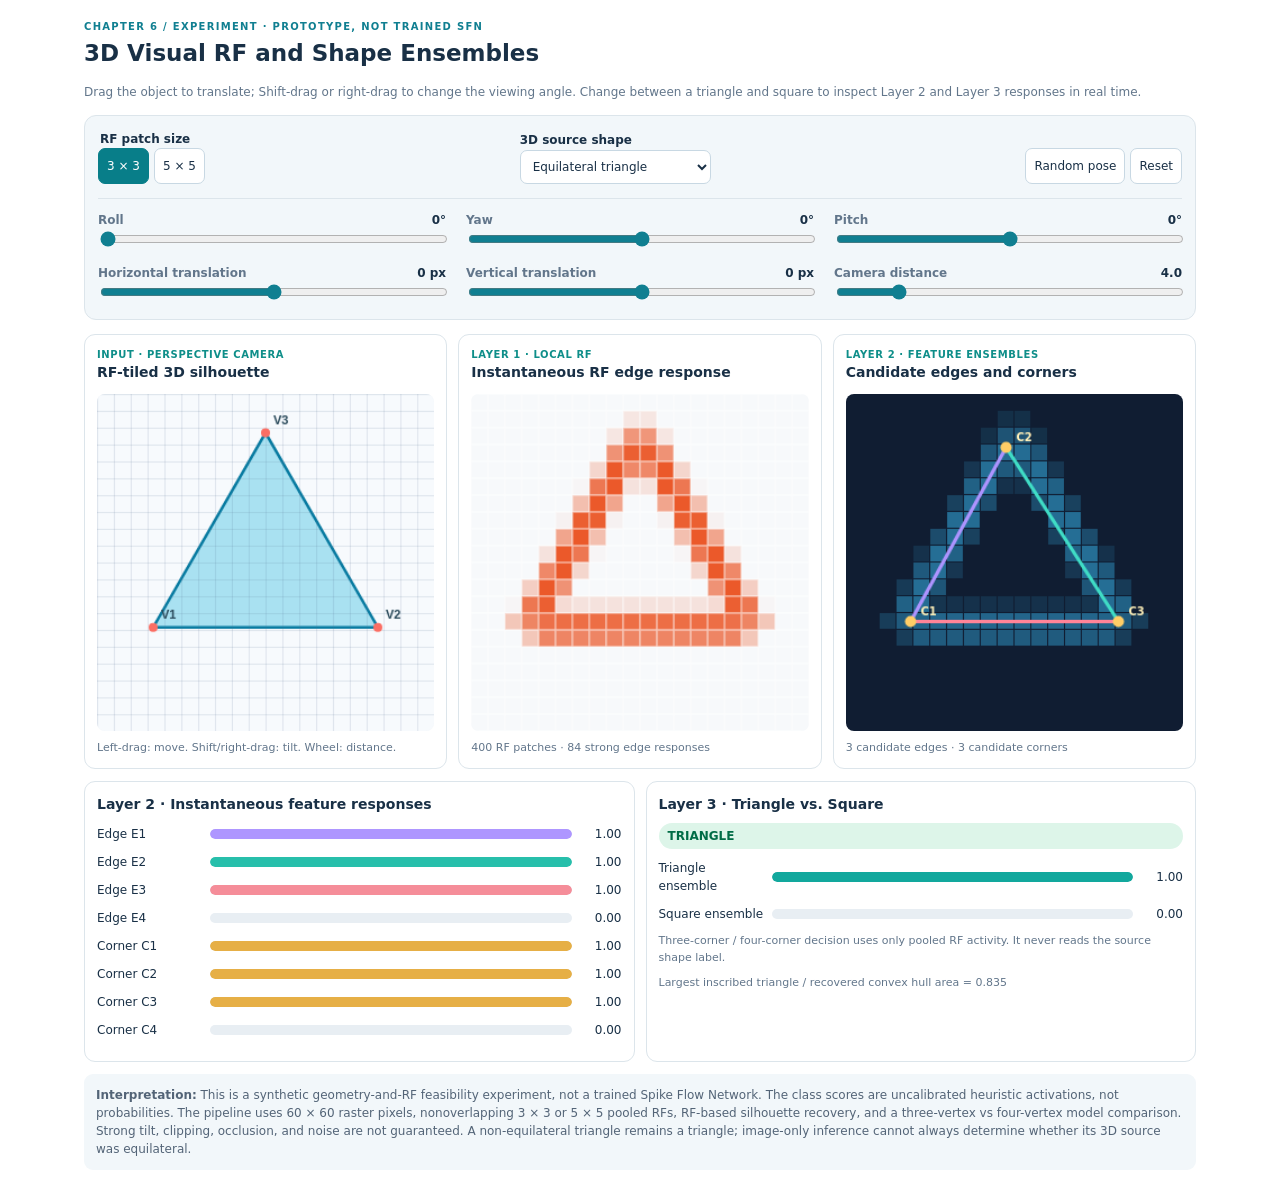
<file: assets/visual-ensemble-interactive.html>
<!doctype html>
<html lang="en"><head><meta charset="utf-8"><meta name="viewport" content="width=device-width,initial-scale=1">
<title>3D Visual Ensembles · Chapter 6 Interactive Laboratory</title>
<style>
:root{color-scheme:light;--ink:#193046;--sub:#62768b;--line:#dce5eb;--bg:#f2f7fa;--a:#107f91}
*{box-sizing:border-box}body{margin:0;background:white;color:var(--ink);font:14px/1.5 system-ui,-apple-system,sans-serif}
main{max-width:1150px;margin:auto;padding:19px}h1{font-size:23px;margin:2px 0 5px}h2{font-size:14px;margin:0 0 8px}
.eyebrow{color:var(--a);font-size:10px;letter-spacing:.13em;font-weight:800}.sub,.hint{color:var(--sub);font-size:12px}
.controls{background:var(--bg);padding:13px;border:1px solid var(--line);border-radius:12px;margin:14px 0}.top{display:flex;flex-wrap:wrap;align-items:end;gap:13px;justify-content:space-between}
select,button{font:inherit;font-size:12px;border:1px solid #c8d8e3;border-radius:7px;background:white;padding:8px;color:var(--ink)}
button{cursor:pointer}button.active{background:#087e89;color:white;border-color:#087e89}
fieldset{border:0;padding:0;margin:0}legend,label{font-size:12px;font-weight:650}.buttons{display:flex;gap:5px}
.sliders{display:grid;grid-template-columns:repeat(3,minmax(0,1fr));gap:11px 20px;margin-top:14px;padding-top:12px;border-top:1px solid var(--line)}
.control label{display:flex;justify-content:space-between;color:var(--sub)}output{font-variant-numeric:tabular-nums;color:var(--ink)}
input[type=range]{width:100%;accent-color:var(--a)}.panels{display:grid;grid-template-columns:repeat(3,minmax(0,1fr));gap:11px}
.panel,.readout{border:1px solid var(--line);border-radius:11px;padding:12px;min-width:0}
.panel h2{min-height:39px}.panel .stage{display:block;color:#0e8e89;letter-spacing:.06em;font-size:10px}
canvas{display:block;width:100%;aspect-ratio:1;border-radius:8px;background:#f6f9fc}
#input{cursor:grab;touch-action:none}
.small{font-size:11px;color:var(--sub);margin-top:9px}
.readouts{display:grid;grid-template-columns:1fr 1fr;gap:11px;margin:12px 0}
.bar{display:grid;grid-template-columns:105px 1fr 42px;align-items:center;gap:8px;font-size:12px;margin:10px 0}.track{height:10px;background:#e8eef3;border-radius:8px;overflow:hidden}.fill{height:100%;border-radius:8px}.value{text-align:right;font-variant-numeric:tabular-nums}
.pill{background:#edf1f5;border-radius:14px;padding:4px 9px;font-weight:750;font-size:12px}.pill.ok{background:#ddf5e9;color:#006c46}
.note{background:#f2f7fa;border-radius:9px;padding:12px;font-size:12px;color:#536477;margin-top:12px}
@media(max-width:690px){.sliders{grid-template-columns:repeat(2,minmax(0,1fr))}.panels{grid-template-columns:repeat(2,minmax(0,1fr))}.panel:first-child{grid-column:1/-1}.panel:first-child canvas{max-width:360px;margin:auto}.readouts{grid-template-columns:1fr}}
@media(max-width:420px){.panels{grid-template-columns:1fr}.panel:first-child{grid-column:auto}}
</style></head><body><main>
<div class="eyebrow">CHAPTER 6 / EXPERIMENT · PROTOTYPE, NOT TRAINED SFN</div>
<h1>3D Visual RF and Shape Ensembles</h1>
<p class="sub">Drag the object to translate; Shift-drag or right-drag to change the viewing angle. Change between a triangle and square to inspect Layer 2 and Layer 3 responses in real time.</p>
<div class="controls">
 <div class="top">
  <fieldset><legend>RF patch size</legend><div class="buttons"><button type="button" id="rf3" class="active" aria-pressed="true">3 × 3</button><button type="button" id="rf5" aria-pressed="false">5 × 5</button></div></fieldset>
  <div><label for="shape">3D source shape</label><div><select id="shape"><option value="triangle">Equilateral triangle</option><option value="square">Square</option><option value="scalene">Scalene triangle (control)</option></select></div></div>
  <div class="buttons"><button id="random" type="button">Random pose</button><button id="reset" type="button">Reset</button></div>
 </div>
 <div class="sliders">
  <div class="control"><label for="roll">Roll <output id="rollVal">0°</output></label><input id="roll" type="range" min="0" max="360" value="0"></div>
  <div class="control"><label for="yaw">Yaw <output id="yawVal">0°</output></label><input id="yaw" type="range" min="-80" max="80" value="0"></div>
  <div class="control"><label for="pitch">Pitch <output id="pitchVal">0°</output></label><input id="pitch" type="range" min="-80" max="80" value="0"></div>
  <div class="control"><label for="x">Horizontal translation <output id="xVal">0 px</output></label><input id="x" type="range" min="-25" max="25" value="0"></div>
  <div class="control"><label for="y">Vertical translation <output id="yVal">0 px</output></label><input id="y" type="range" min="-25" max="25" value="0"></div>
  <div class="control"><label for="distance">Camera distance <output id="distanceVal">4.0</output></label><input id="distance" type="range" min="3" max="9" step="0.1" value="4"></div>
 </div>
</div>
<div class="panels">
 <section class="panel"><h2><span class="stage">INPUT · PERSPECTIVE CAMERA</span>RF-tiled 3D silhouette</h2><canvas id="input" width="300" height="300" aria-label="Drag to move projected shape"></canvas><div class="small">Left-drag: move. Shift/right-drag: tilt. Wheel: distance.</div></section>
 <section class="panel"><h2><span class="stage">LAYER 1 · LOCAL RF</span>Instantaneous RF edge response</h2><canvas id="l1" width="300" height="300"></canvas><div class="small" id="rfCount">—</div></section>
 <section class="panel"><h2><span class="stage">LAYER 2 · FEATURE ENSEMBLES</span>Candidate edges and corners</h2><canvas id="l2" width="300" height="300"></canvas><div class="small" id="featureCount">—</div></section>
</div>
<div class="readouts">
 <section class="readout"><h2>Layer 2 · Instantaneous feature responses</h2><div id="edges"></div><div id="corners"></div></section>
 <section class="readout"><h2>Layer 3 · Triangle vs. Square</h2><div id="decision" role="status" aria-live="polite" class="pill">—</div><div id="shapes"></div><div class="small">Three-corner / four-corner decision uses only pooled RF activity. It never reads the source shape label.</div><div class="small" id="ratio"></div></section>
</div>
<div class="note"><b>Interpretation:</b> This is a synthetic geometry-and-RF feasibility experiment, not a trained Spike Flow Network. The class scores are uncalibrated heuristic activations, not probabilities. The pipeline uses 60 × 60 raster pixels, nonoverlapping 3 × 3 or 5 × 5 pooled RFs, RF-based silhouette recovery, and a three-vertex vs four-vertex model comparison. Strong tilt, clipping, occlusion, and noise are not guaranteed. A non-equilateral triangle remains a triangle; image-only inference cannot always determine whether its 3D source was equilateral.</div>
</main>
<script src="./visual-ensemble-model.js"></script>
<script id="visual-ensemble-interface">
(function(){
 "use strict";
 const M=window.SFNVisualModel, $=id=>document.getElementById(id);
 const defaults={rf:3,shape:"triangle",roll:0,yaw:0,pitch:0,x:0,y:0,distance:4};
 const state={...defaults}, controls=["roll","yaw","pitch","x","y","distance"];
 const clamp=(v,a,b)=>Math.max(a,Math.min(b,v));
 let request=false;
 function schedule(){if(request)return;request=true;requestAnimationFrame(()=>{request=false;render();});}
 function sync(){
  for(const name of controls){$(name).value=state[name];$(name+"Val").textContent=(name==="distance"?Number(state[name]).toFixed(1):Math.round(state[name]))+(["roll","yaw","pitch"].includes(name)?"°":["x","y"].includes(name)?" px":"");}
  $("shape").value=state.shape;
  for(let n of [3,5]){$("rf"+n).classList.toggle("active",state.rf===n);$("rf"+n).setAttribute("aria-pressed",String(state.rf===n));}
 }
 for(let name of controls)$(name).addEventListener("input",ev=>{state[name]=Number(ev.target.value);sync();schedule();});
 $("shape").addEventListener("change",ev=>{state.shape=ev.target.value;sync();schedule();});
 for(let n of [3,5])$("rf"+n).addEventListener("click",()=>{state.rf=n;sync();schedule();});
 $("reset").addEventListener("click",()=>{Object.assign(state,defaults);sync();schedule();});
 $("random").addEventListener("click",()=>{
  state.roll=Math.floor(Math.random()*360);state.yaw=Math.round((Math.random()-.5)*100);state.pitch=Math.round((Math.random()-.5)*80);state.x=Math.round((Math.random()-.5)*10);state.y=Math.round((Math.random()-.5)*10);state.distance=4;sync();schedule();
 });
 let dragging=null;const input=$("input");
 input.addEventListener("contextmenu",ev=>ev.preventDefault());
 input.addEventListener("pointerdown",ev=>{ev.preventDefault();dragging={id:ev.pointerId,x:ev.clientX,y:ev.clientY,tilt:ev.button===2||ev.shiftKey};input.setPointerCapture(ev.pointerId);input.style.cursor="grabbing";});
 input.addEventListener("pointermove",ev=>{
  if(!dragging||ev.pointerId!==dragging.id)return;
  const r=input.getBoundingClientRect(),dx=ev.clientX-dragging.x,dy=ev.clientY-dragging.y;
  if(dragging.tilt){state.yaw=clamp(state.yaw+dx*.5,-80,80);state.pitch=clamp(state.pitch+dy*.5,-80,80);}
  else{state.x=clamp(state.x+dx*60/r.width,-25,25);state.y=clamp(state.y+dy*60/r.height,-25,25);}
  dragging.x=ev.clientX;dragging.y=ev.clientY;sync();schedule();
 });
 for(const type of ["pointerup","pointercancel","lostpointercapture"])input.addEventListener(type,()=>{dragging=null;input.style.cursor="grab";});
 input.addEventListener("wheel",ev=>{ev.preventDefault();state.distance=clamp(Math.round((state.distance+ev.deltaY*.003)*10)/10,3,9);sync();schedule();},{passive:false});
 const ctx=id=>$(id).getContext("2d");
 function background(c,color){c.fillStyle=color;c.fillRect(0,0,300,300);}
 function grid(c){c.beginPath();for(let i=0;i<=60;i+=state.rf){let t=i*5+.5;c.moveTo(t,0);c.lineTo(t,300);c.moveTo(0,t);c.lineTo(300,t);}c.strokeStyle="rgba(90,115,145,.23)";c.lineWidth=.65;c.stroke();}
 function inputCanvas(pts){let c=ctx("input");background(c,"#f7fafd");c.beginPath();c.moveTo(pts[0].x*5,pts[0].y*5);for(let i=1;i<pts.length;i++)c.lineTo(pts[i].x*5,pts[i].y*5);c.closePath();c.fillStyle="rgba(84,197,227,.48)";c.fill();c.lineWidth=2.5;c.strokeStyle="#087ba1";c.stroke();grid(c);
  const zs=pts.map(p=>p.z),zmin=Math.min(...zs),zmax=Math.max(...zs);for(const [i,p] of pts.entries()){const t=(p.z-zmin)/Math.max(1e-8,zmax-zmin);c.beginPath();c.arc(p.x*5,p.y*5,4,0,Math.PI*2);c.fillStyle="rgb("+Math.round(251-159*t)+",110,100)";c.fill();c.font="bold 11px sans-serif";c.fillStyle="#29495a";c.fillText("V"+(i+1),p.x*5+7,p.y*5-8);}
 }
 function l1Canvas(r){let c=ctx("l1");background(c,"#f8fafc");for(let q of r.cells){let t=q.edge,r0=Math.round(247-12*t),g=Math.round(249-160*t),b=Math.round(251-209*t);c.fillStyle="rgb("+r0+","+g+","+b+")";c.fillRect(q.x*5,q.y*5,state.rf*5,state.rf*5);c.strokeStyle="rgba(255,255,255,.5)";c.strokeRect(q.x*5+.25,q.y*5+.25,state.rf*5-.5,state.rf*5-.5);} $("rfCount").textContent=r.cells.length+" RF patches · "+r.cells.filter(q=>q.edge>.18).length+" strong edge responses";}
 function l2Canvas(a){let c=ctx("l2");background(c,"#101d32");
  for(let q of a.rf.cells){if(q.edge<.09)continue;c.fillStyle="rgba(58,189,246,"+(.06+.45*q.edge).toFixed(3)+")";c.fillRect(q.x*5,q.y*5,state.rf*5-1,state.rf*5-1);}
  const colors=["#ad94ff","#40ddc6","#ff8498","#ffca67"];
  for(let [i,e] of a.edges.entries()){c.beginPath();c.moveTo(e.a.x*5,e.a.y*5);c.lineTo(e.b.x*5,e.b.y*5);c.lineWidth=3.2;c.strokeStyle=colors[i%4];c.stroke();}
  c.font="bold 10px system-ui,sans-serif";
  for(let [i,p] of a.corners.entries()){c.beginPath();c.arc(p.x*5,p.y*5,5,0,Math.PI*2);c.fillStyle="#ffcd66";c.fill();c.fillStyle="#fff0b9";c.fillText("C"+(i+1),p.x*5+9,p.y*5-6);}
  $("featureCount").textContent=a.edges.length+" candidate edges · "+a.corners.length+" candidate corners";
 }
 function bar(label,n,color){const v=clamp(n||0,0,1);return '<div class="bar"><span>'+label+'</span><div class="track"><div class="fill" style="width:'+(100*v).toFixed(1)+'%;background:'+color+'"></div></div><span class="value">'+v.toFixed(2)+'</span></div>';}
 function render(){
  let out=M.evaluate(state);inputCanvas(out.projected);l1Canvas(out.rf);l2Canvas(out);
  $("edges").innerHTML=[0,1,2,3].map(i=>bar("Edge E"+(i+1),out.edges[i]?.strength||0,["#ae96ff","#27bfab","#f58d99","#f6bb52"][i])).join("");
  $("corners").innerHTML=[0,1,2,3].map(i=>bar("Corner C"+(i+1),out.corners[i]?.strength||0,"#e6af46")).join("");
  $("shapes").innerHTML=bar("Triangle ensemble",out.triangle,"#12a89d")+bar("Square ensemble",out.square,"#6685d8");
  let d=$("decision");d.className="pill"+(out.decision!=="uncertain"?" ok":"");d.textContent=out.decision==="triangle"?"TRIANGLE":out.decision==="square"?"SQUARE":"UNCERTAIN / OUT OF VIEW";
  $("ratio").textContent="Largest inscribed triangle / recovered convex hull area = "+out.ratio.toFixed(3)+(out.touching?" · target touches image boundary":"");
 }
 sync();render();
})();
</script></body></html>
</file>
